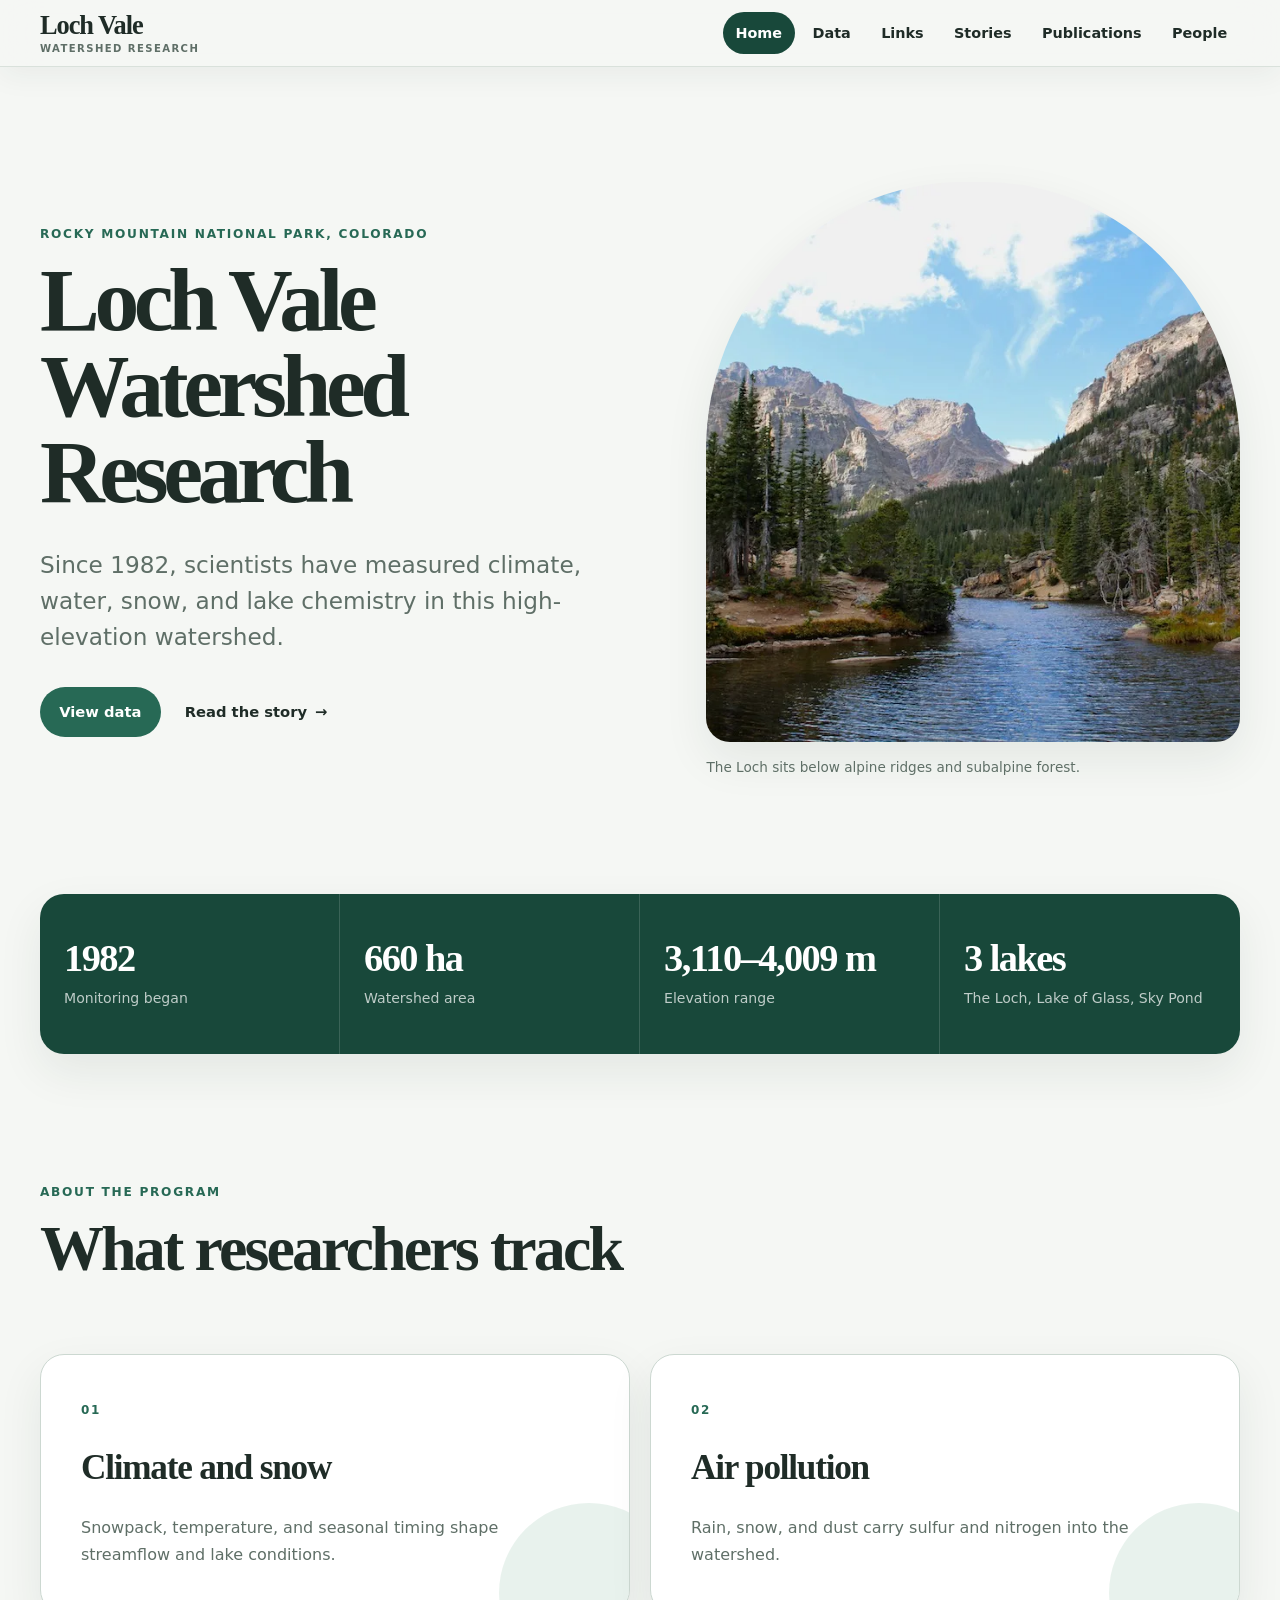
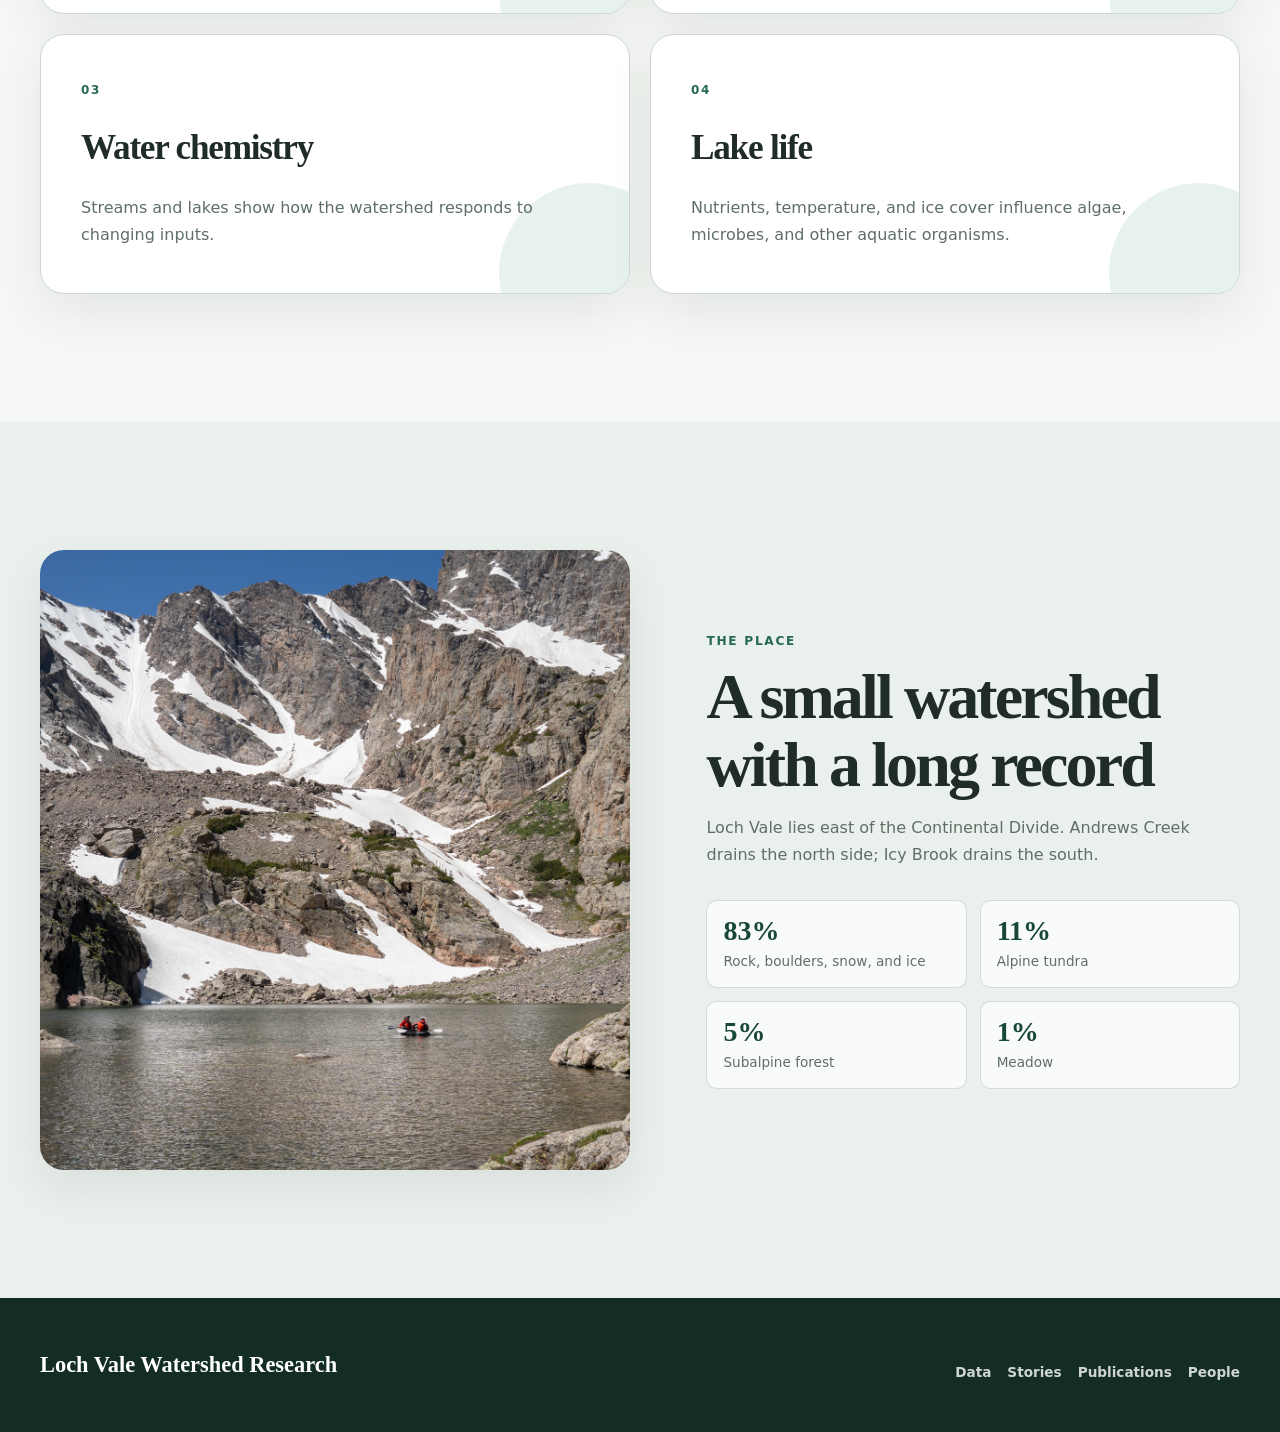
<file: index.html>
<!DOCTYPE html>
<html lang="en">
<head>
    <meta charset="UTF-8">
    <meta
        name="viewport"
        content="width=device-width, initial-scale=1.0"
    >

    <meta
        name="description"
        content="Loch Vale watershed research in Rocky Mountain National Park, Colorado."
    >

    <title>Loch Vale Watershed Research</title>

    <link rel="stylesheet" href="style.css">
</head>

<body>
    <header class="site-header">
        <nav class="site-nav" aria-label="Main navigation">
            <a class="site-logo" href="index.html">
                <span class="site-logo__primary">Loch Vale</span>
                <span class="site-logo__secondary">Watershed Research</span>
            </a>

            <div class="site-nav__links">
                <a class="nav-link nav-link--active" href="index.html">Home</a>
                <a class="nav-link" href="data.html">Data</a>
                <a class="nav-link" href="links.html">Links</a>
                <a class="nav-link" href="stories.html">Stories</a>
                <a class="nav-link" href="publications.html">Publications</a>
                <a class="nav-link" href="contact.html">People</a>
            </div>
        </nav>
    </header>

    <main>
        <section class="home-hero">
            <div class="home-hero__content">
                <p class="eyebrow">Rocky Mountain National Park, Colorado</p>

                <h1>Loch Vale Watershed Research</h1>

                <p class="home-hero__intro">
                    Since 1982, scientists have measured climate, water, snow,
                    and lake chemistry in this high-elevation watershed.
                </p>

                <div class="home-hero__actions">
                    <a class="button-link" href="data.html">View data</a>
                    <a class="text-link" href="stories.html">
                        Read the story
                        <span aria-hidden="true">→</span>
                    </a>
                </div>
            </div>

            <figure class="home-hero__media">
                <img
                    src="images/loch.png"
                    alt="Loch Vale surrounded by steep mountain terrain in Rocky Mountain National Park"
                >

                <figcaption>
                    The Loch sits below alpine ridges and subalpine forest.
                </figcaption>
            </figure>
        </section>

        <section class="home-stats" aria-label="Key facts about Loch Vale">
            <article class="home-stat">
                <span class="home-stat__value">1982</span>
                <span class="home-stat__label">Monitoring began</span>
            </article>

            <article class="home-stat">
                <span class="home-stat__value">660 ha</span>
                <span class="home-stat__label">Watershed area</span>
            </article>

            <article class="home-stat">
                <span class="home-stat__value">3,110–4,009 m</span>
                <span class="home-stat__label">Elevation range</span>
            </article>

            <article class="home-stat">
                <span class="home-stat__value">3 lakes</span>
                <span class="home-stat__label">The Loch, Lake of Glass, Sky Pond</span>
            </article>
        </section>

        <section class="home-section">
            <header class="section-heading home-section__heading">
                <p class="eyebrow">About the program</p>
                <h2>What researchers track</h2>
            </header>

            <div class="topic-card-grid">
                <article class="topic-card">
                    <span class="topic-card__number">01</span>
                    <h3>Climate and snow</h3>
                    <p>
                        Snowpack, temperature, and seasonal timing shape streamflow
                        and lake conditions.
                    </p>
                </article>

                <article class="topic-card">
                    <span class="topic-card__number">02</span>
                    <h3>Air pollution</h3>
                    <p>
                        Rain, snow, and dust carry sulfur and nitrogen into the
                        watershed.
                    </p>
                </article>

                <article class="topic-card">
                    <span class="topic-card__number">03</span>
                    <h3>Water chemistry</h3>
                    <p>
                        Streams and lakes show how the watershed responds to
                        changing inputs.
                    </p>
                </article>

                <article class="topic-card">
                    <span class="topic-card__number">04</span>
                    <h3>Lake life</h3>
                    <p>
                        Nutrients, temperature, and ice cover influence algae,
                        microbes, and other aquatic organisms.
                    </p>
                </article>
            </div>
        </section>

        <section class="home-section home-section--landscape">
            <div class="landscape-feature">
                <figure class="landscape-feature__media">
                    <img
                        src="images/rocks.jpg"
                        alt="Exposed rock and alpine terrain in the Loch Vale watershed"
                    >
                </figure>

                <div class="landscape-feature__content">
                    <p class="eyebrow">The place</p>
                    <h2>A small watershed with a long record</h2>

                    <p>
                        Loch Vale lies east of the Continental Divide. Andrews
                        Creek drains the north side; Icy Brook drains the south.
                    </p>

                    <dl class="land-cover-list">
                        <div>
                            <dt>83%</dt>
                            <dd>Rock, boulders, snow, and ice</dd>
                        </div>

                        <div>
                            <dt>11%</dt>
                            <dd>Alpine tundra</dd>
                        </div>

                        <div>
                            <dt>5%</dt>
                            <dd>Subalpine forest</dd>
                        </div>

                        <div>
                            <dt>1%</dt>
                            <dd>Meadow</dd>
                        </div>
                    </dl>
                </div>
            </div>
        </section>
    </main>

    <footer class="site-footer">
        <div class="site-footer__inner">
            <div>
                <p class="site-footer__title">Loch Vale Watershed Research</p>
            </div>

            <div class="site-footer__links">
                <a href="data.html">Data</a>
                <a href="stories.html">Stories</a>
                <a href="publications.html">Publications</a>
                <a href="contact.html">People</a>
            </div>
        </div>
    </footer>
</body>
</html>
</file>
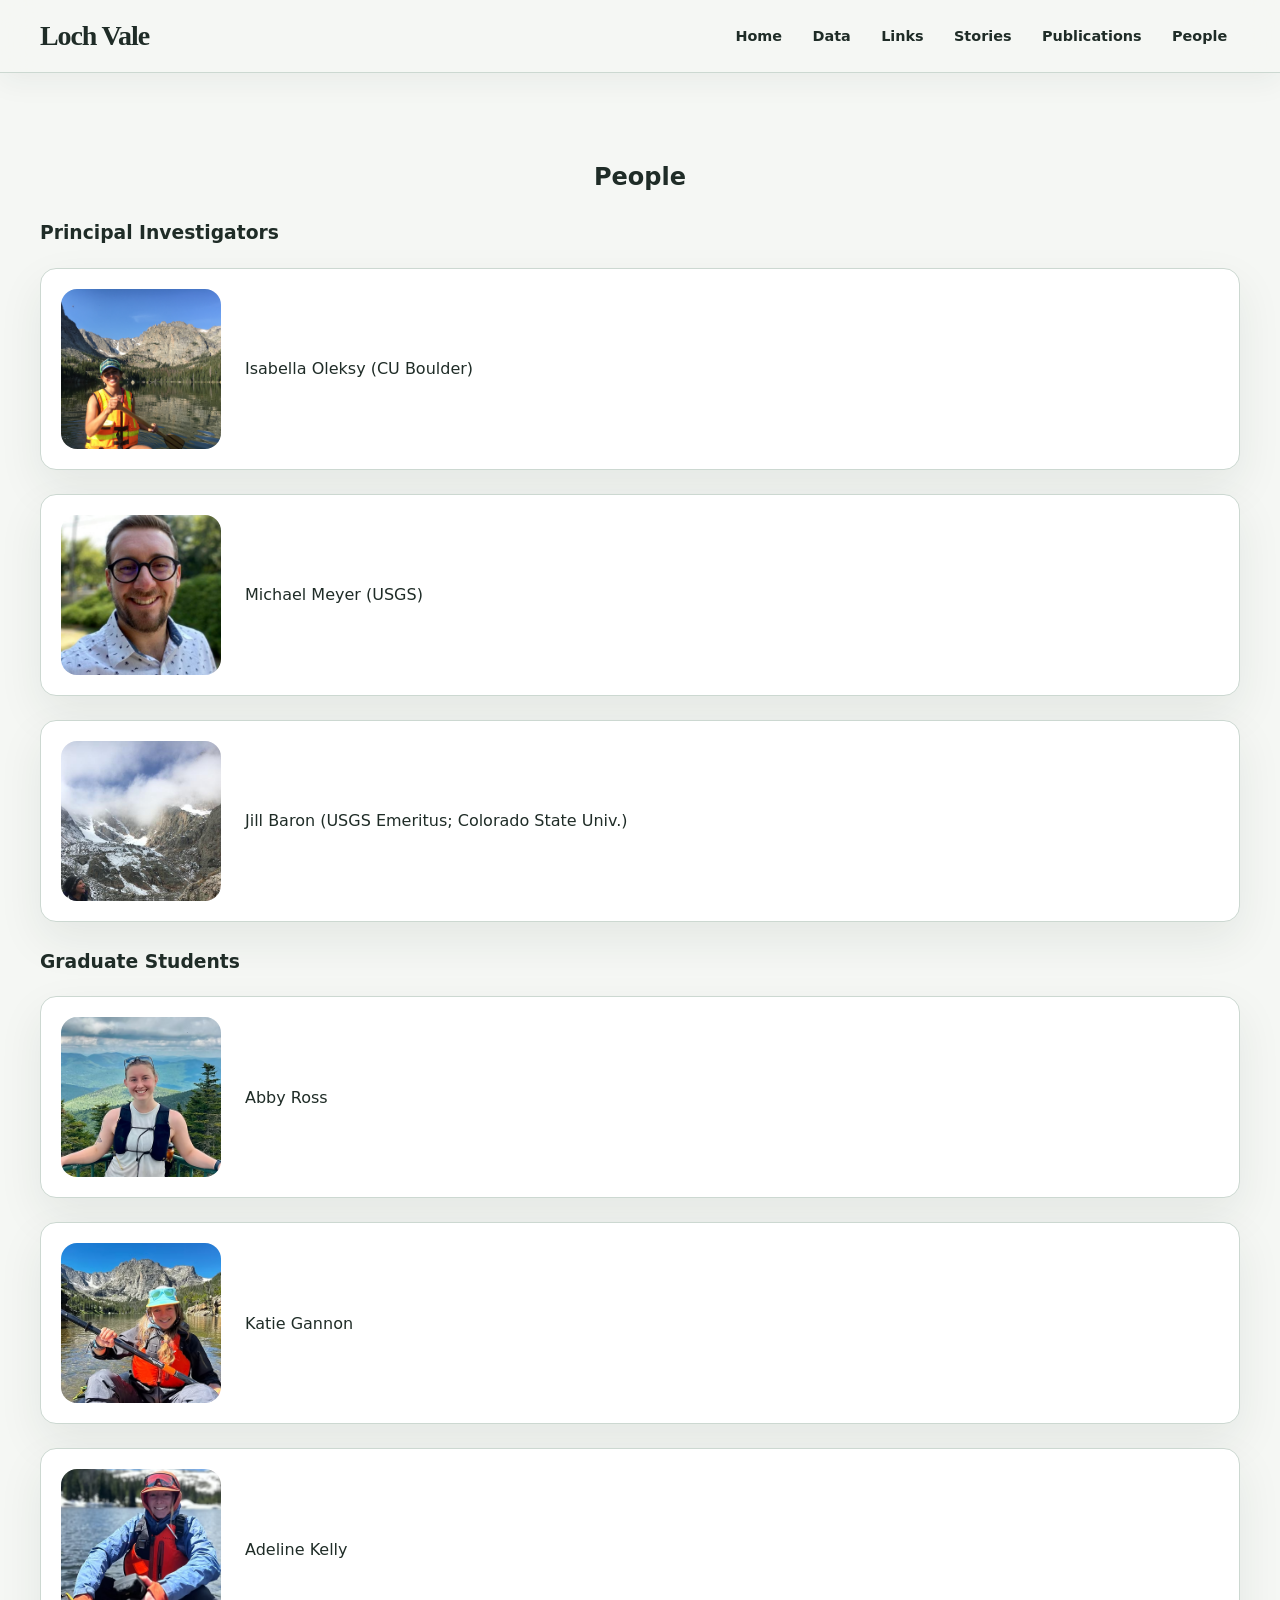
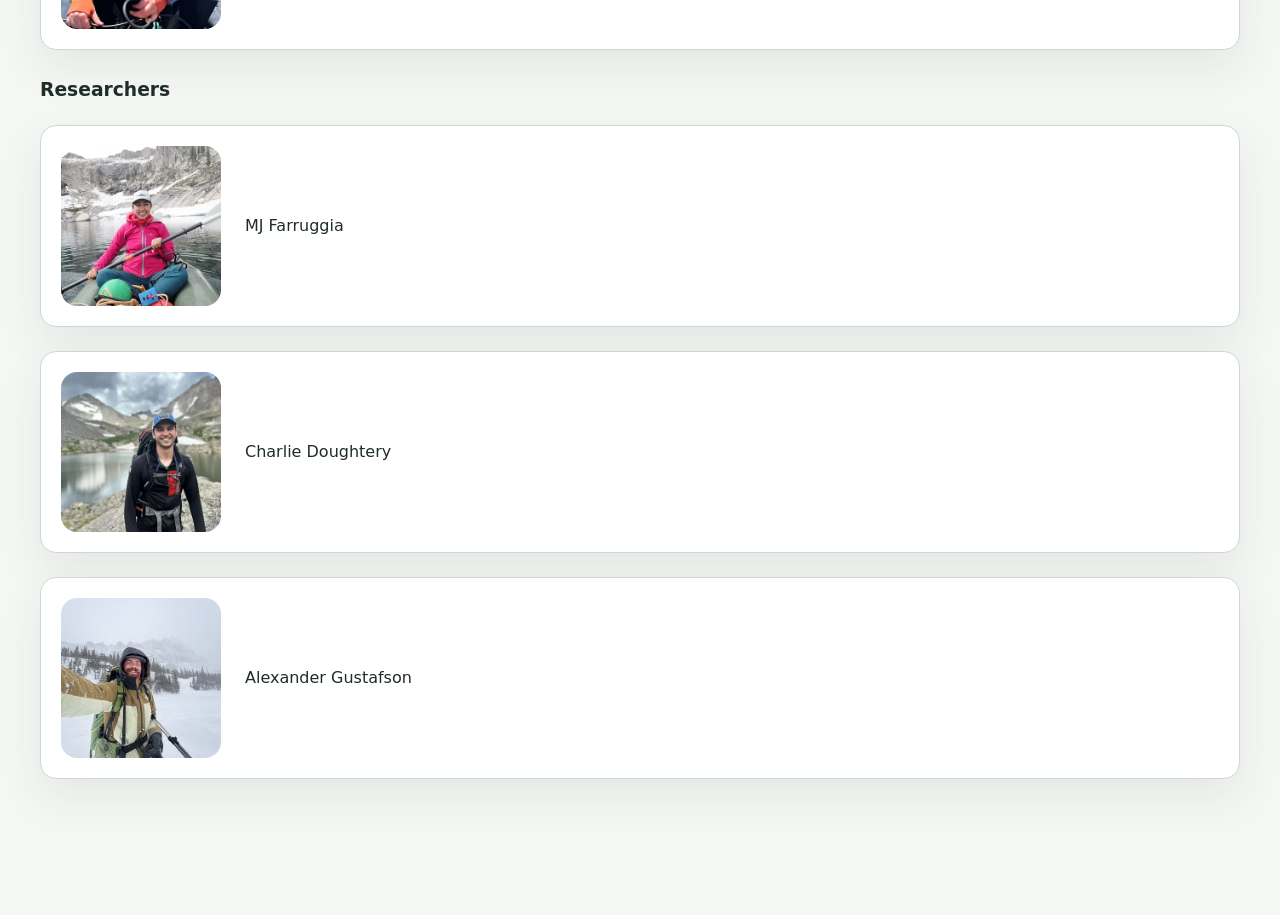
<file: contact.html>
<!DOCTYPE html>
<html lang="en">
<head>
    <meta charset="UTF-8">
    <meta name="viewport" content="width=device-width, initial-scale=1.0">
    <title>Contact</title>
    <link rel="stylesheet" href="style.css">
</head>
<body>
    <!-- Navbar -->
    <div class="navbar-container">
        <div class="navbar left">
            <h1 class="logo">Loch Vale</h1>
        </div>

        <div class="navbar right">
            <a class="nav-link" href="index.html">Home</a>
            <a class="nav-link" href="data.html">Data</a>
            <a class="nav-link" href="links.html">Links</a>
            <a class="nav-link" href="stories.html">Stories</a>
            <a class="nav-link" href="publications.html">Publications</a>
            <a class="nav-link" href="contact.html">People</a>
        </div>
    </div>
    <!-- Navbar End -->

    <div class="page-container">

        <h2 style="text-align: center;">People</h2>

        <h3>Principal Investigators</h3>
        <div id="pi"></div>

        <script>
        fetch("./data/pi.json")
        .then(response => response.json())
        .then(publications => {
            const container = document.getElementById("pi");
            publications.forEach(p => {
            container.innerHTML += `
                <div class="contact-container">
                    <img class="contact-img" src="${p.pic_name}" alt="${p.name}">
                    <p class="contact-name">${p.name}</p>
                </div>
            `;
            });
        });
        </script>


        <h3>Graduate Students</h3>
        <div id="grad-students"></div>

        <script>
        fetch("./data/grad-students.json")
        .then(response => response.json())
        .then(publications => {
            const container = document.getElementById("grad-students");
            publications.forEach(g => {
            container.innerHTML += `
                <div class="contact-container">
                    <img class="contact-img" src="${g.pic_name}" alt="${g.name}">
                    <p class="contact-name">${g.name}</p>
                </div>
            `;
            });
        });
        </script>

        <h3>Researchers</h3>
        <div id="researchers"></div>

        <script>
        fetch("./data/researchers.json")
        .then(response => response.json())
        .then(publications => {
            const container = document.getElementById("researchers");
            publications.forEach(r => {
            container.innerHTML += `
                <div class="contact-container">
                    <img class="contact-img" src="${r.pic_name}" alt="${r.name}">
                    <p class="contact-name">${r.name}</p>
                </div>
            `;
            });
        });
        </script>
    </div>

</body>
</html>
</file>
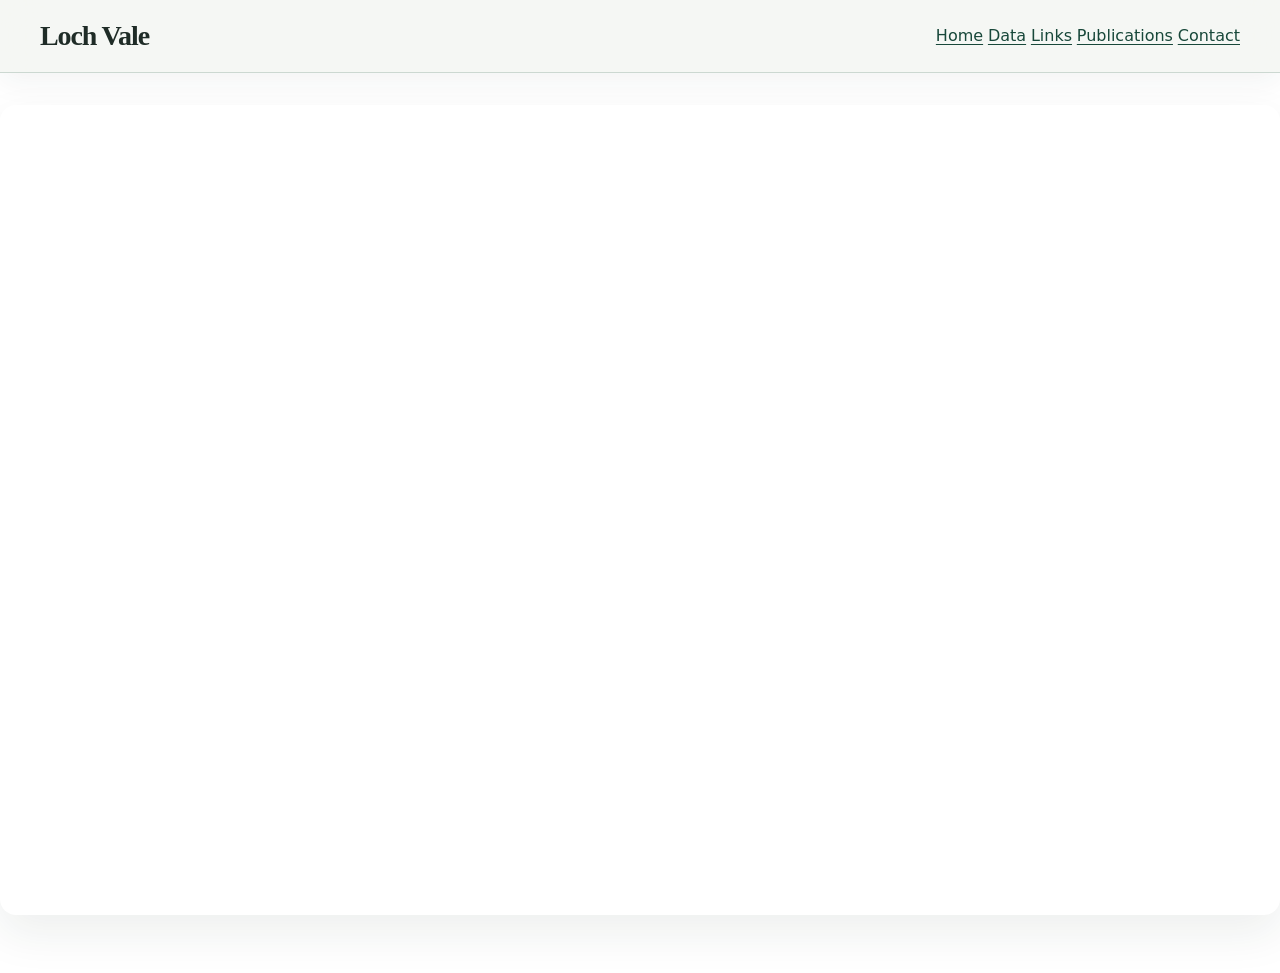
<file: data.html>
<!DOCTYPE html>
<html lang="en">
<head>
    <meta charset="UTF-8">
    <meta name="viewport" content="width=device-width, initial-scale=1.0">
    <title>Data Dashboard</title>
    <link rel="stylesheet" href="style.css">
</head>
<body>

    <!-- Navbar -->
    <div class="navbar-container">
        <div class="navbar left">
            <h1 class="logo">Loch Vale</h1>
        </div>

        <div class="navbar right">
            <a href="index.html">Home</a>
            <a href="data.html">Data</a>
            <a href="links.html">Links</a>
            <a href="publications.html">Publications</a>
            <a href="contact.html">Contact</a>
        </div>
    </div>
    <!-- Navbar End -->


    <div id="datapage-container" style="height: 100vh; background-color: white;">
        <iframe
            src="https://lochvale.shinyapps.io/shiny/" 
            width="100%"
            height="90%"
            style="border: none;"
            id="iframe"
        ></iframe>
    </div>

</body>
</html>
</file>
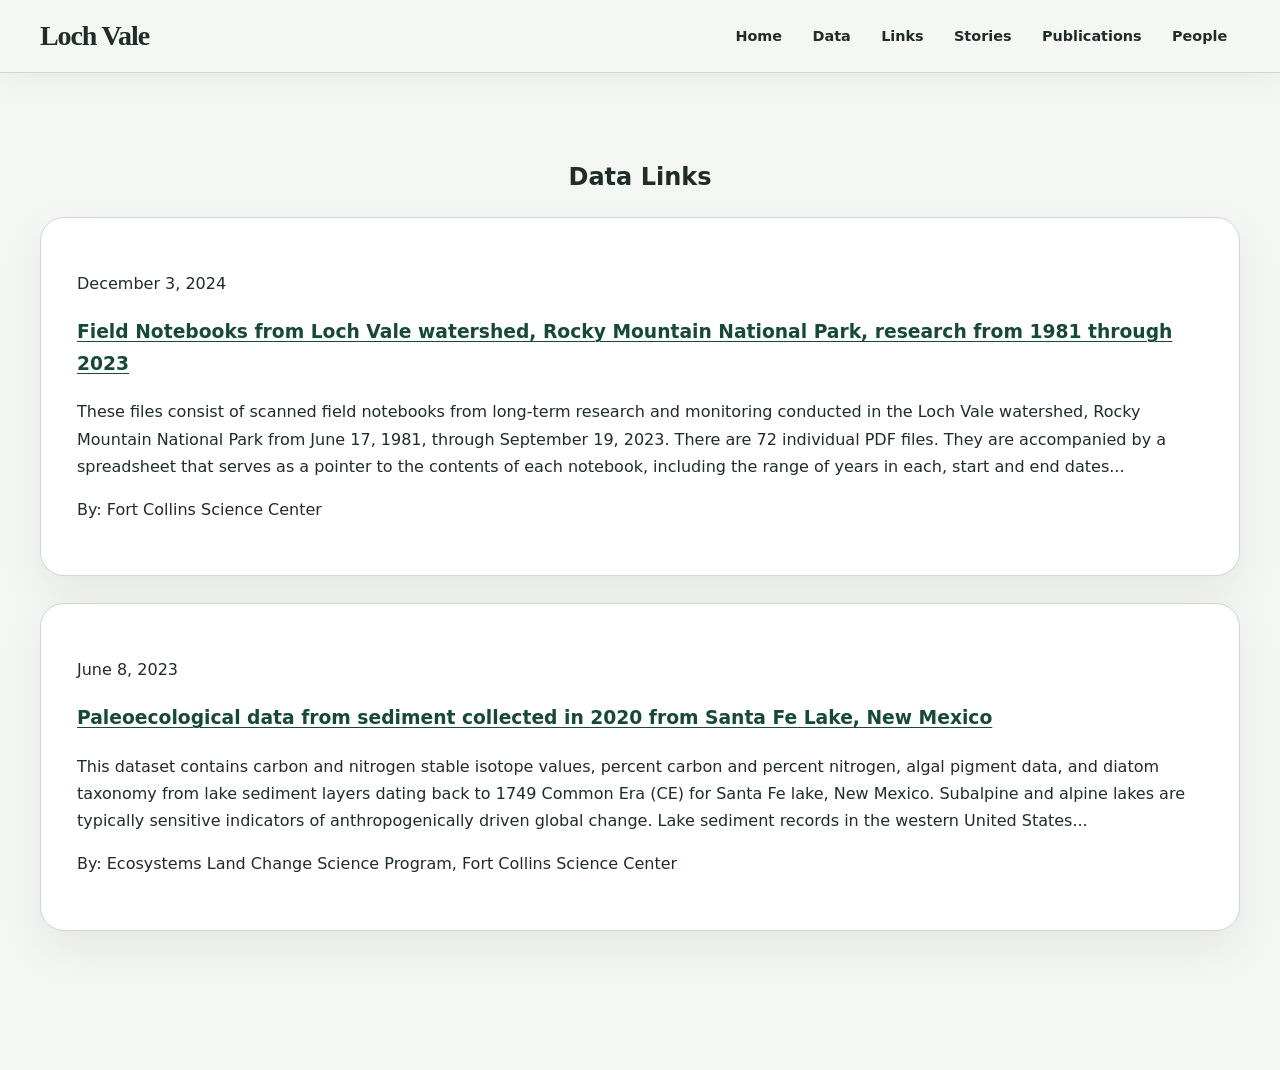
<file: links.html>
<!DOCTYPE html>
<html lang="en">
<head>
    <meta charset="UTF-8">
    <meta name="viewport" content="width=device-width, initial-scale=1.0">
    <title>Related Links</title>
    <link rel="stylesheet" href="style.css">
</head>
<body>

    <div class="navbar-container">
        <div class="navbar left">
            <h1 class="logo">Loch Vale</h1>
        </div>

        <div class="navbar right">
            <a class="nav-link" href="index.html">Home</a>
            <a class="nav-link" href="data.html">Data</a>
            <a class="nav-link" href="links.html">Links</a>
            <a class="nav-link" href="stories.html">Stories</a>
            <a class="nav-link" href="publications.html">Publications</a>
            <a class="nav-link" href="contact.html">People</a>
        </div>
    </div>
    <!-- Navbar End -->

<!DOCTYPE html>
<html lang="en">
<head>
    <meta charset="UTF-8">
    <meta name="viewport" content="width=device-width, initial-scale=1.0">
    <title>Data Links</title>
    <link rel="stylesheet" href="style.css">
</head>
<body>
    <div class="page-container">

        <h2 style="text-align: center;">Data Links</h2>

        <div id="data"></div>

        <script>
        fetch("./data/data.json")
        .then(response => response.json())
        .then(publications => {
            const container = document.getElementById("data");
            publications.forEach(pub => {
            container.innerHTML += `
                <div class="publication-card">
                <p>${pub.date}</p>
                <a href="${pub.link}" class="data-title"><h3>${pub.title}</h3></a>
                <p>${pub.body}</p>
                <p>By: ${pub.by}</p>
                </div>
                <br>
            `;
            });
        });
        </script>
    </div>
</body>
</html>

</body>
</html>
</file>
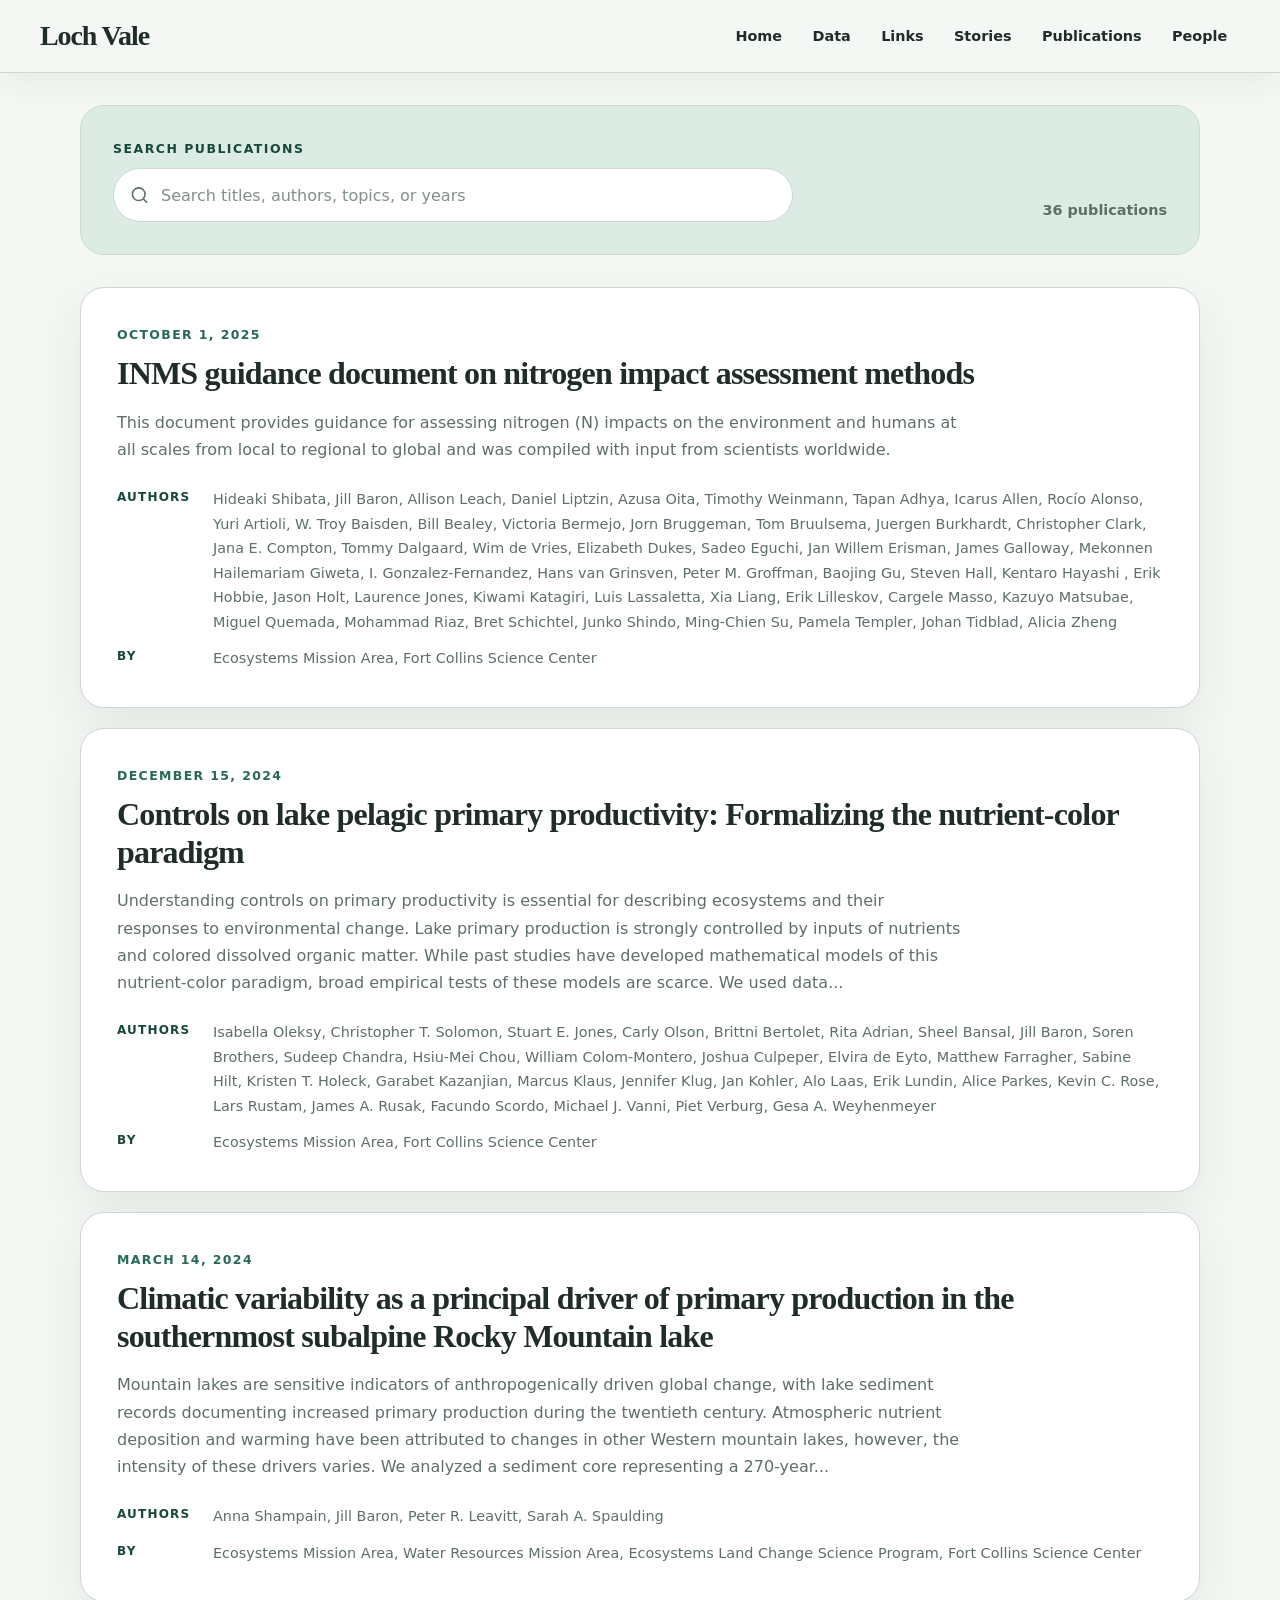
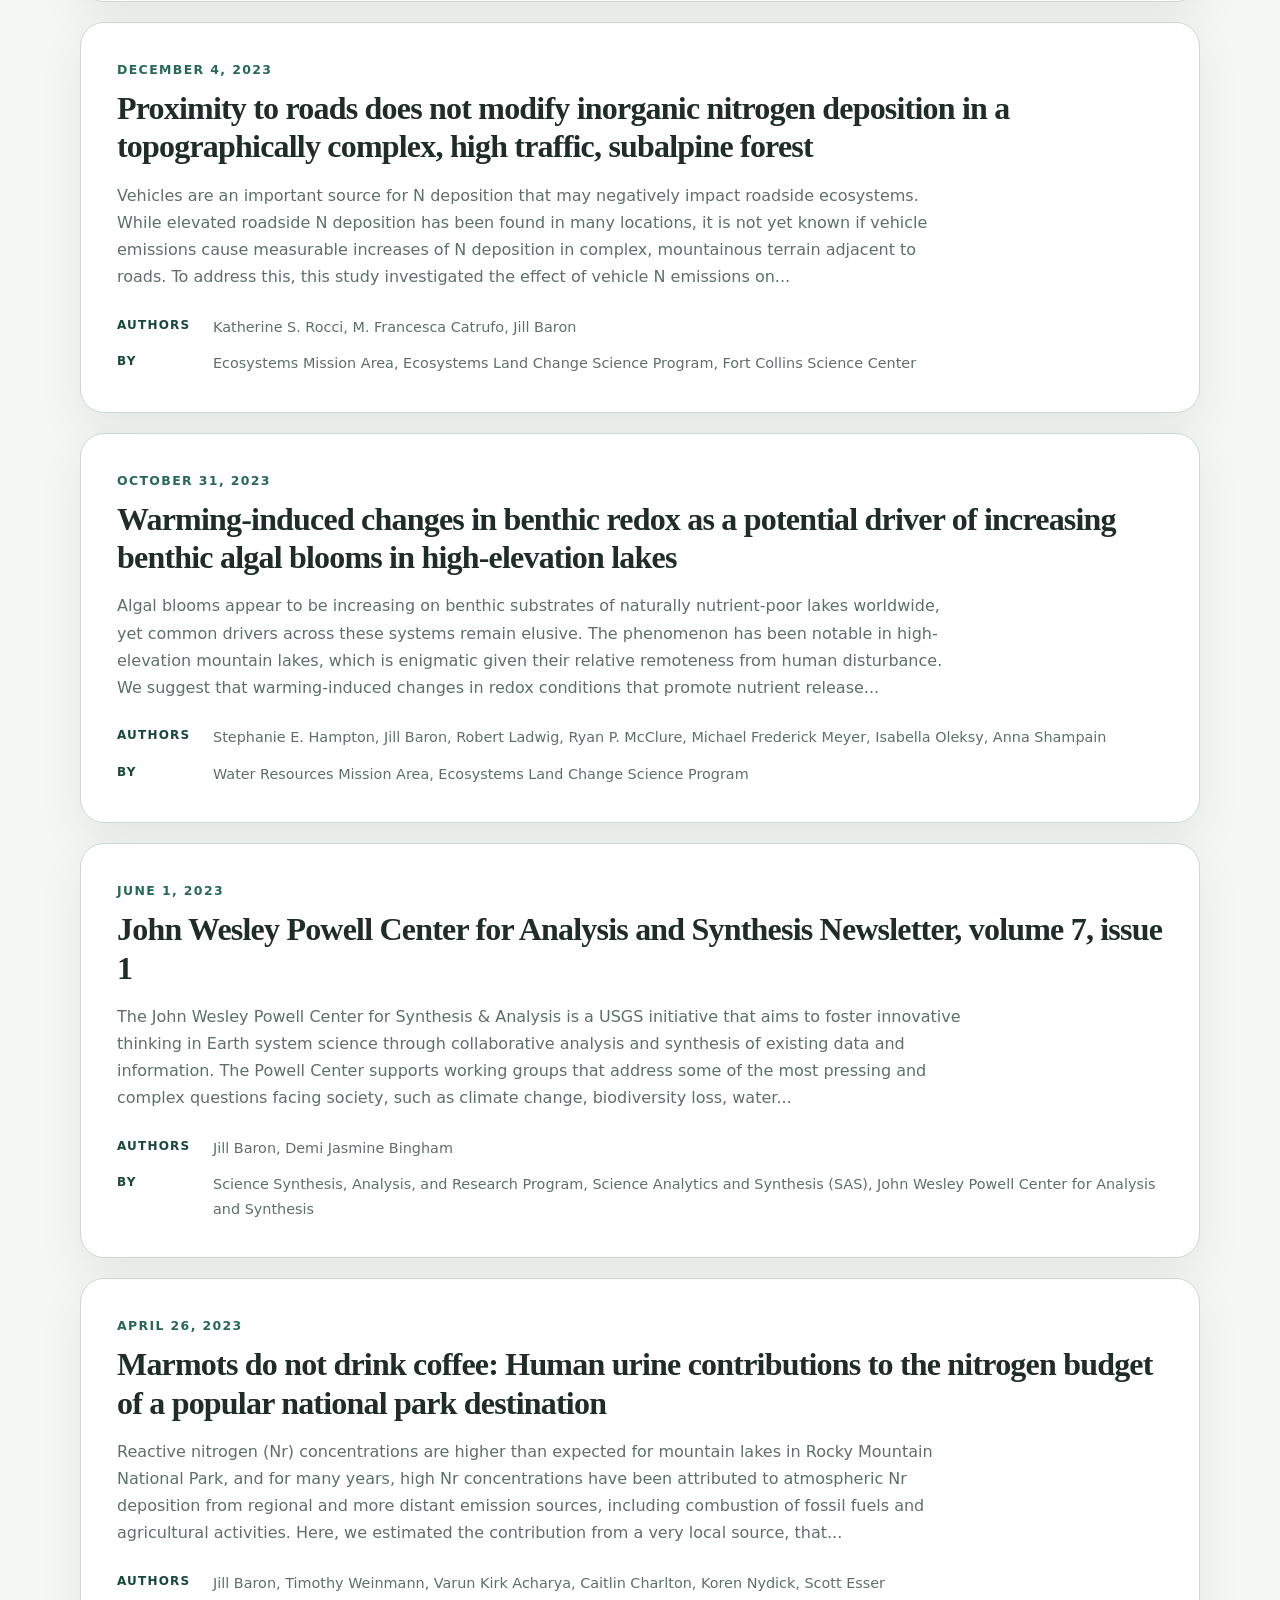
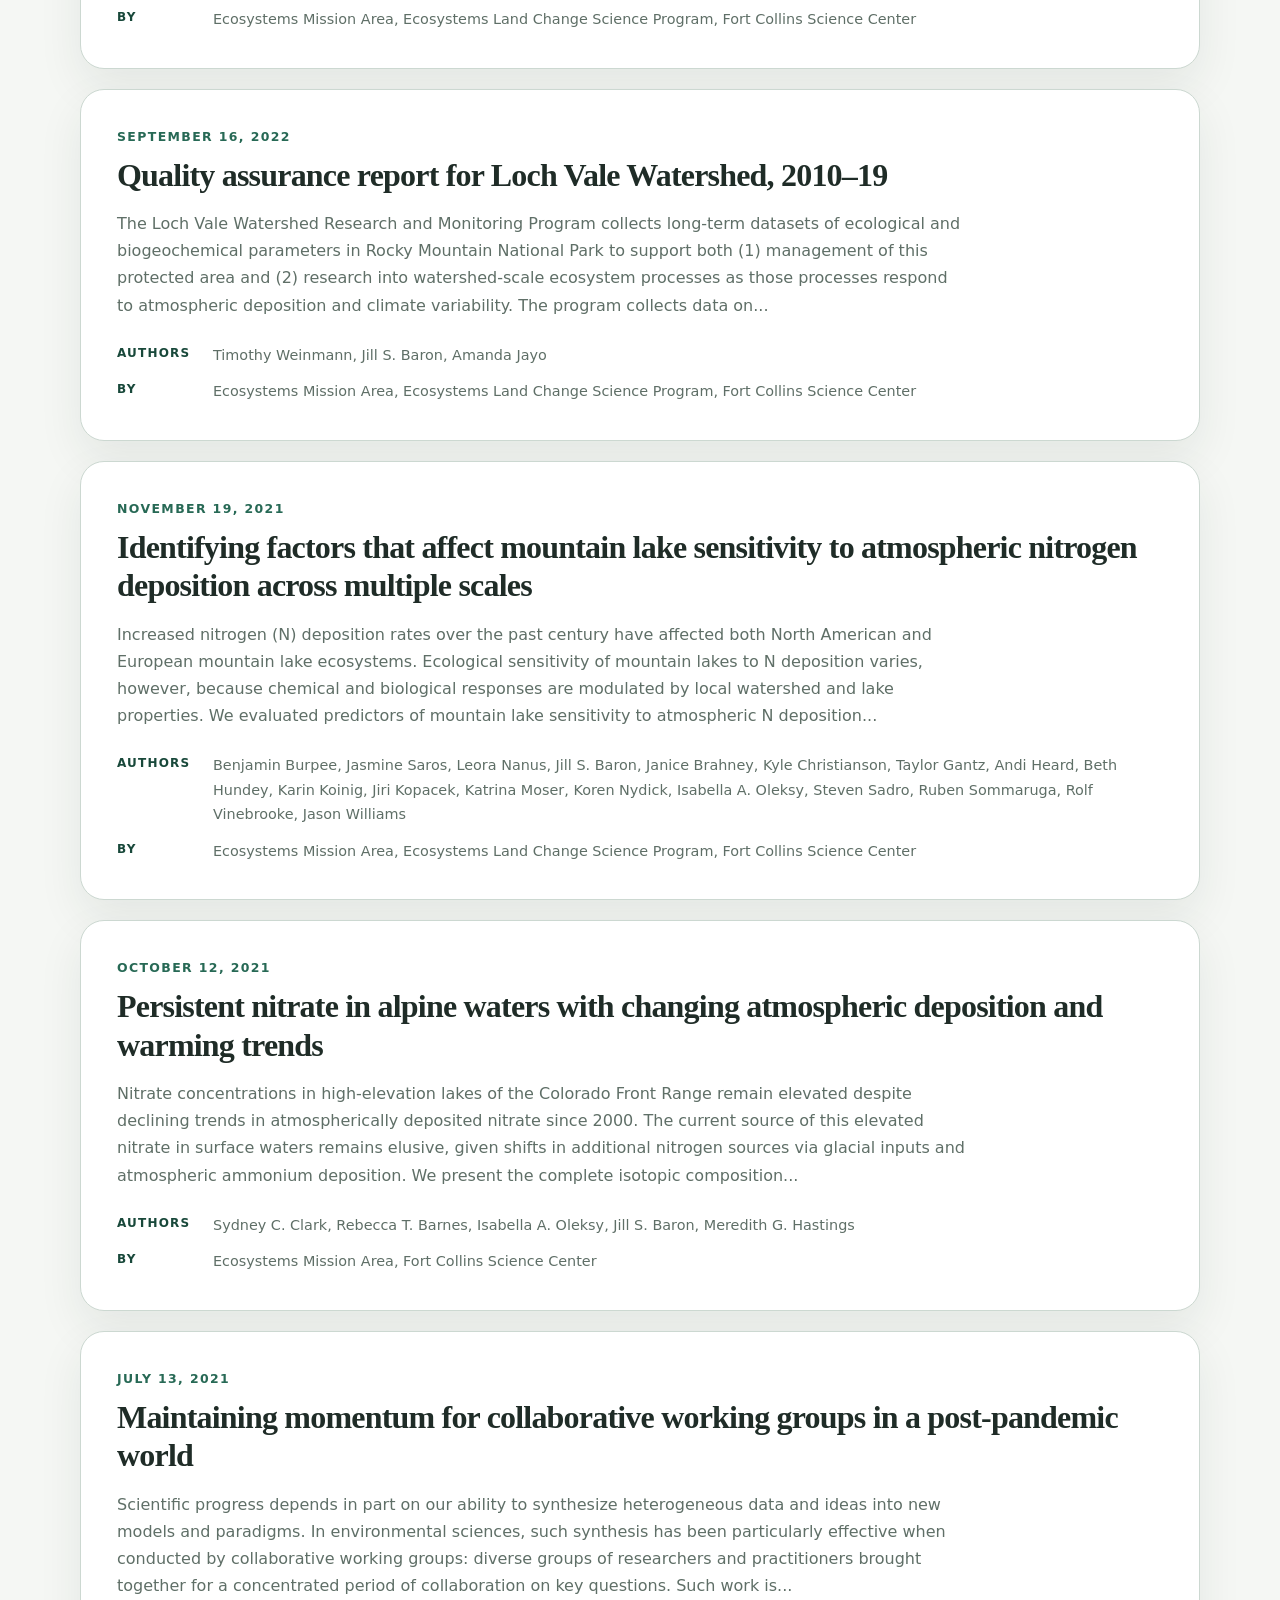
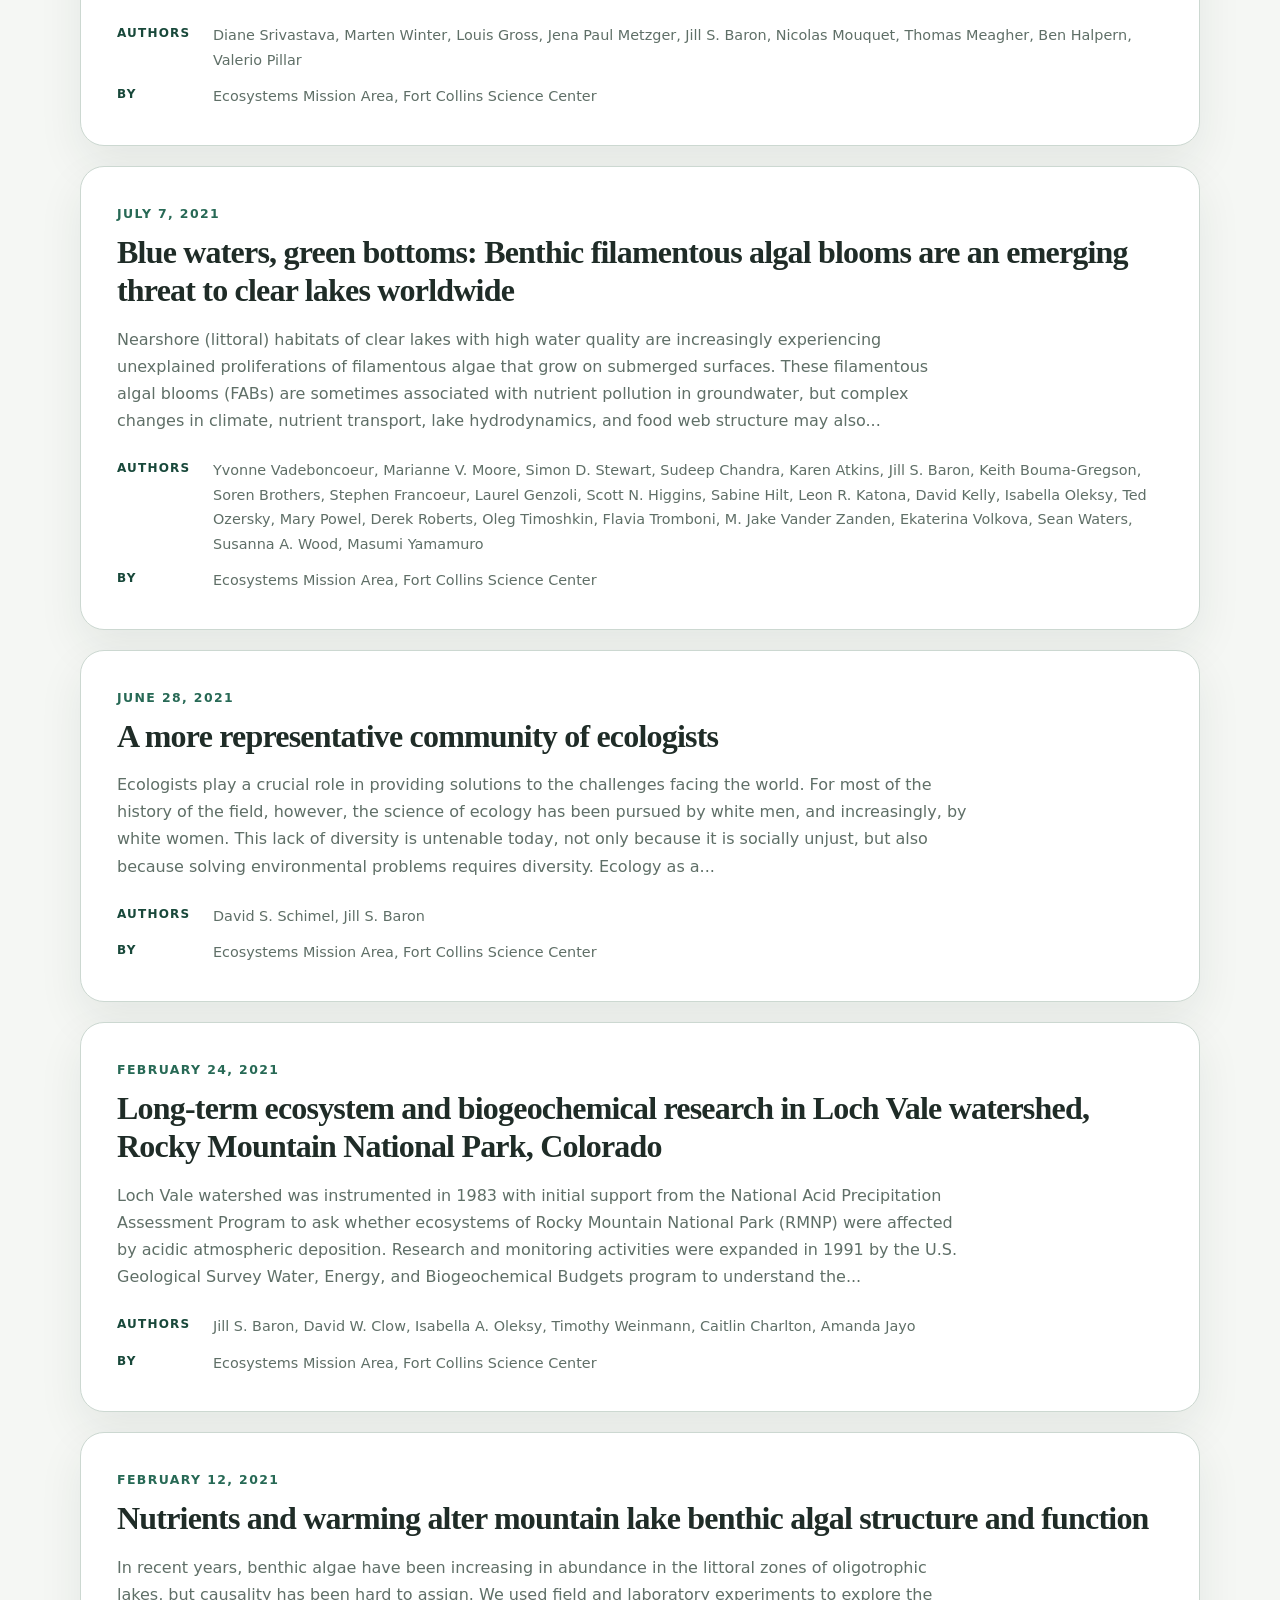
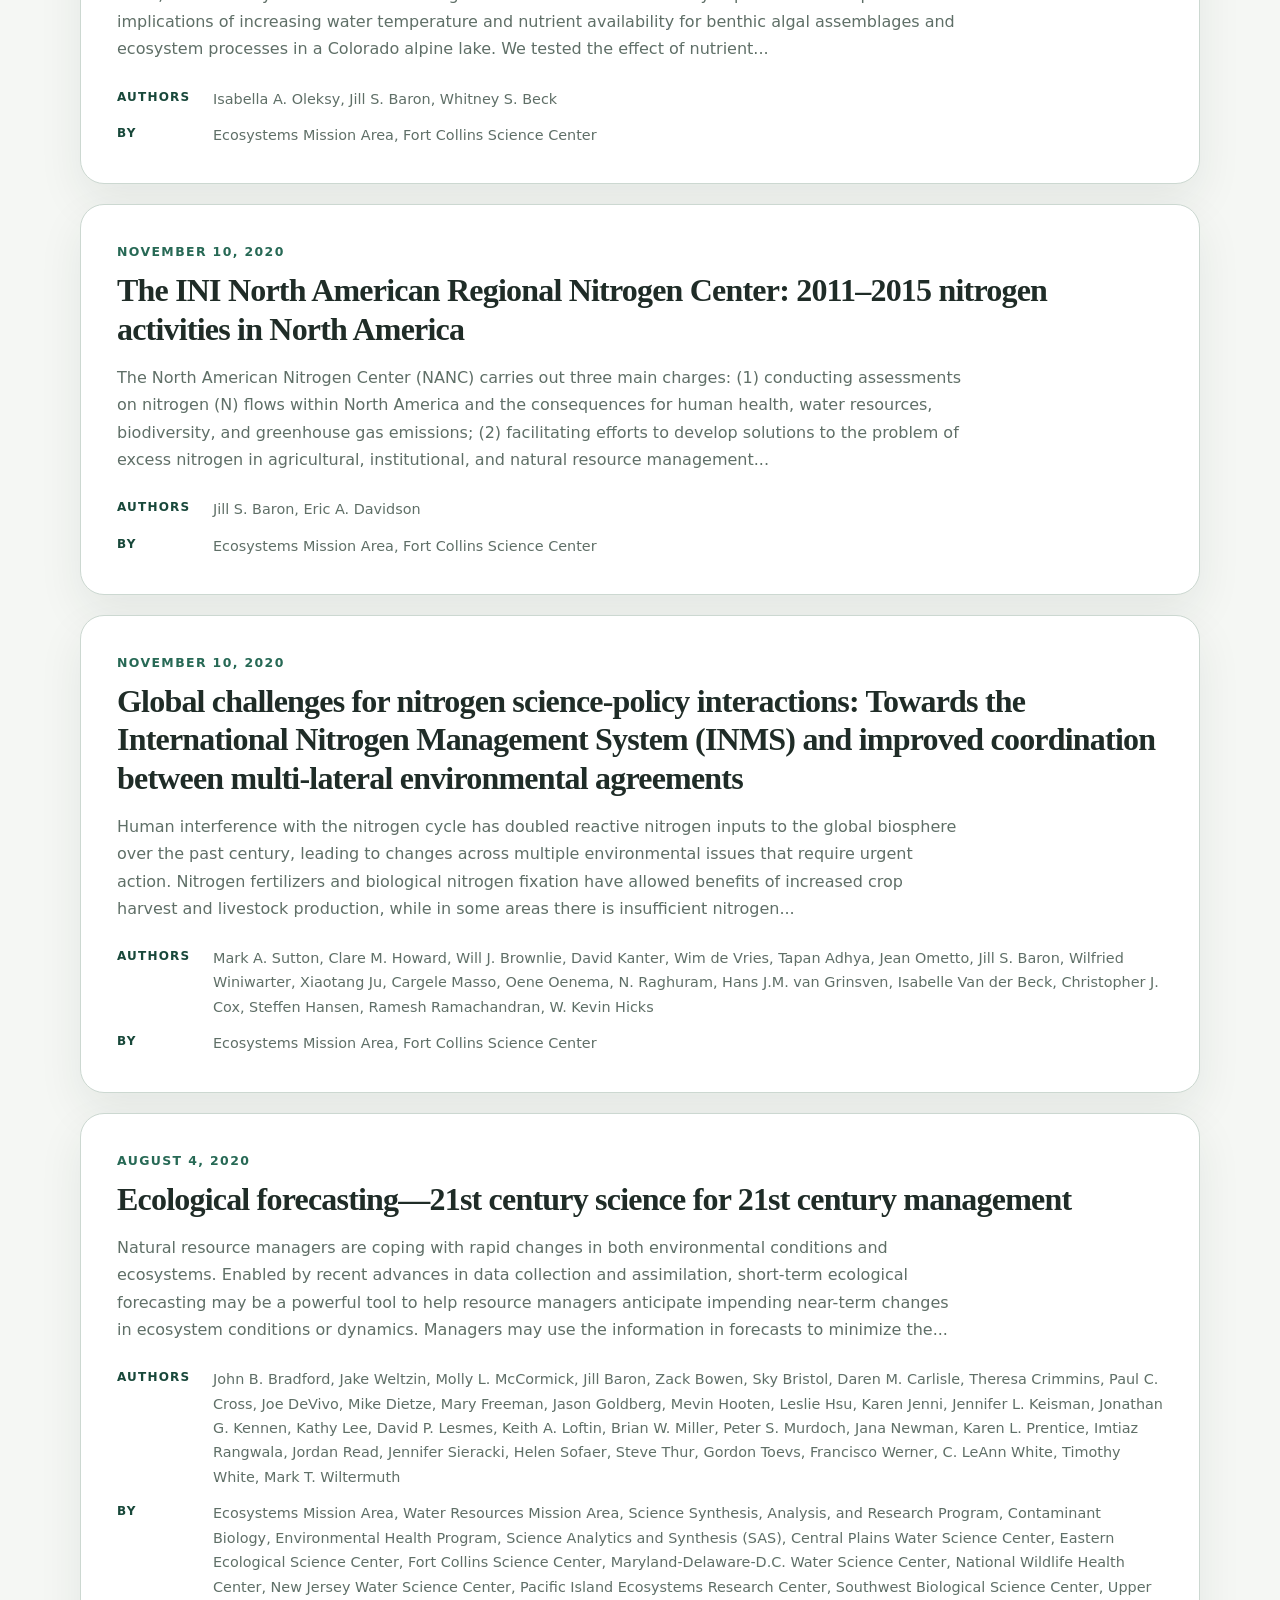
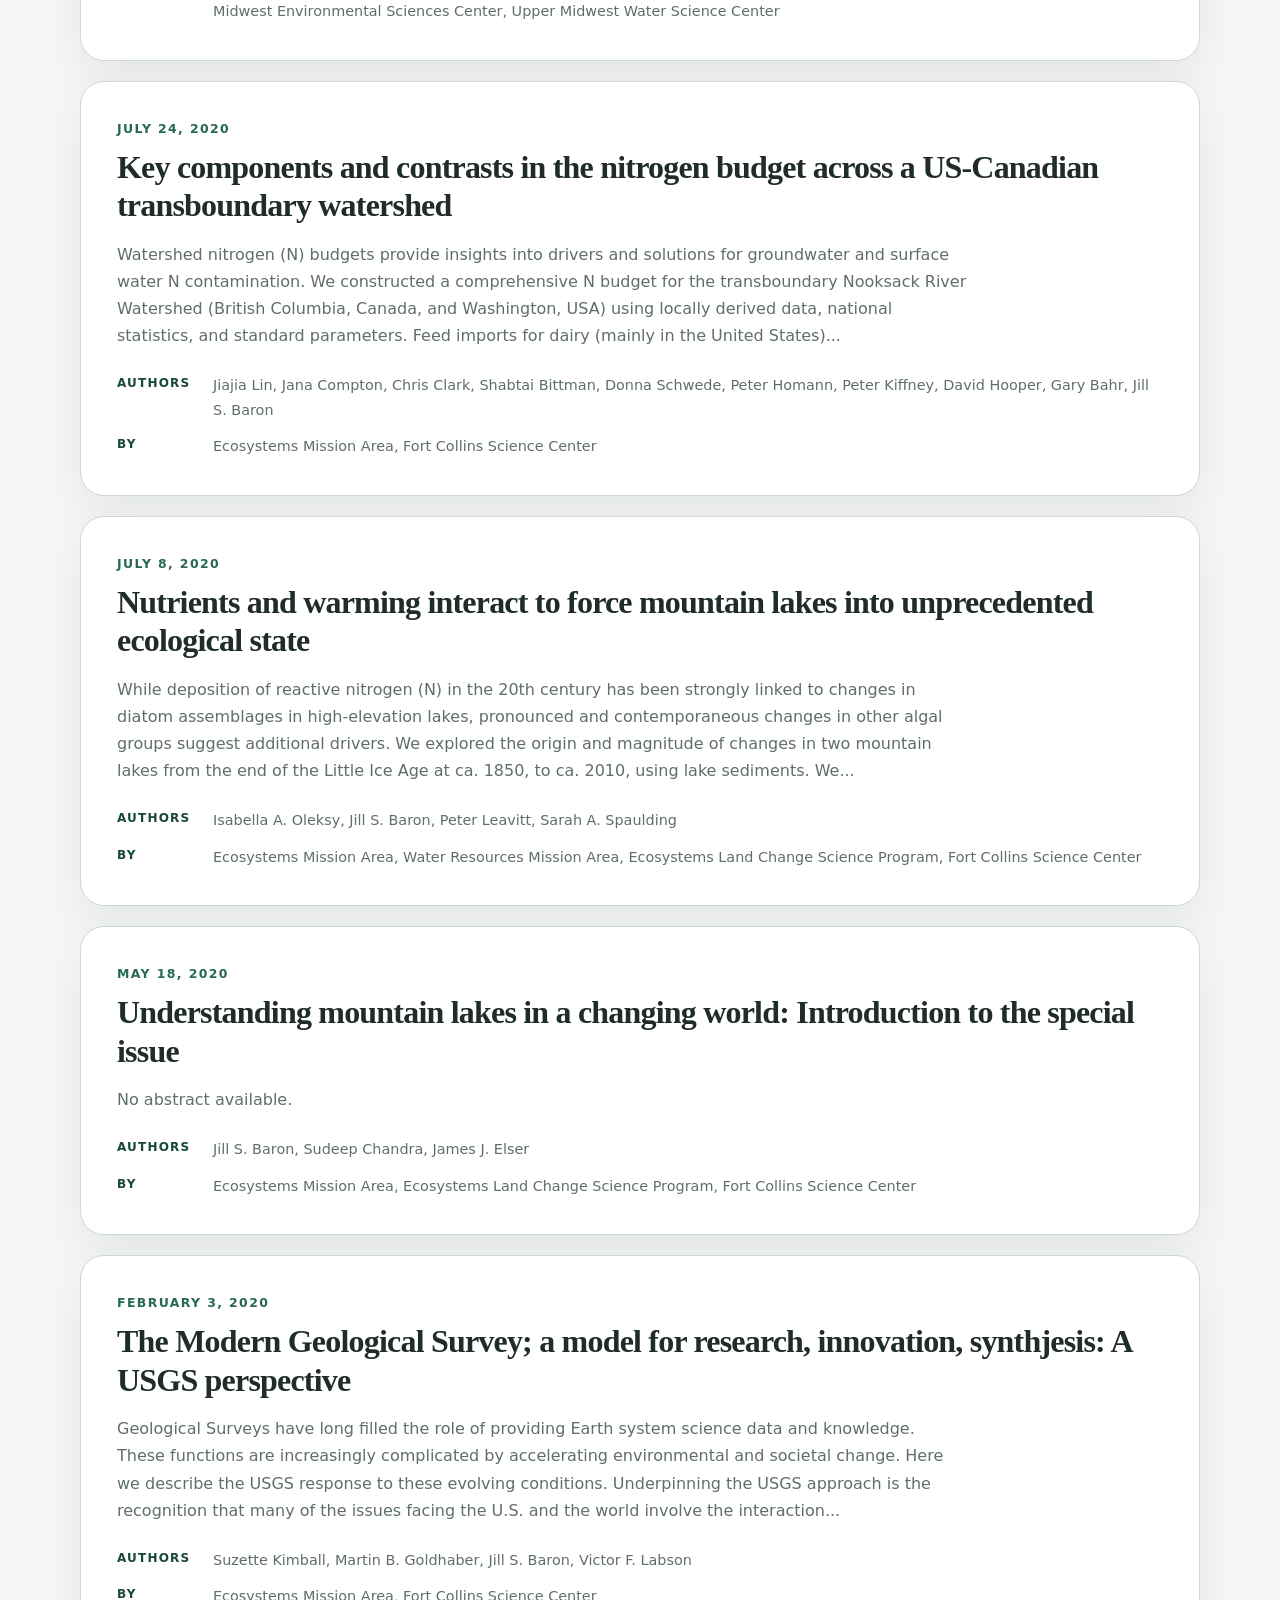
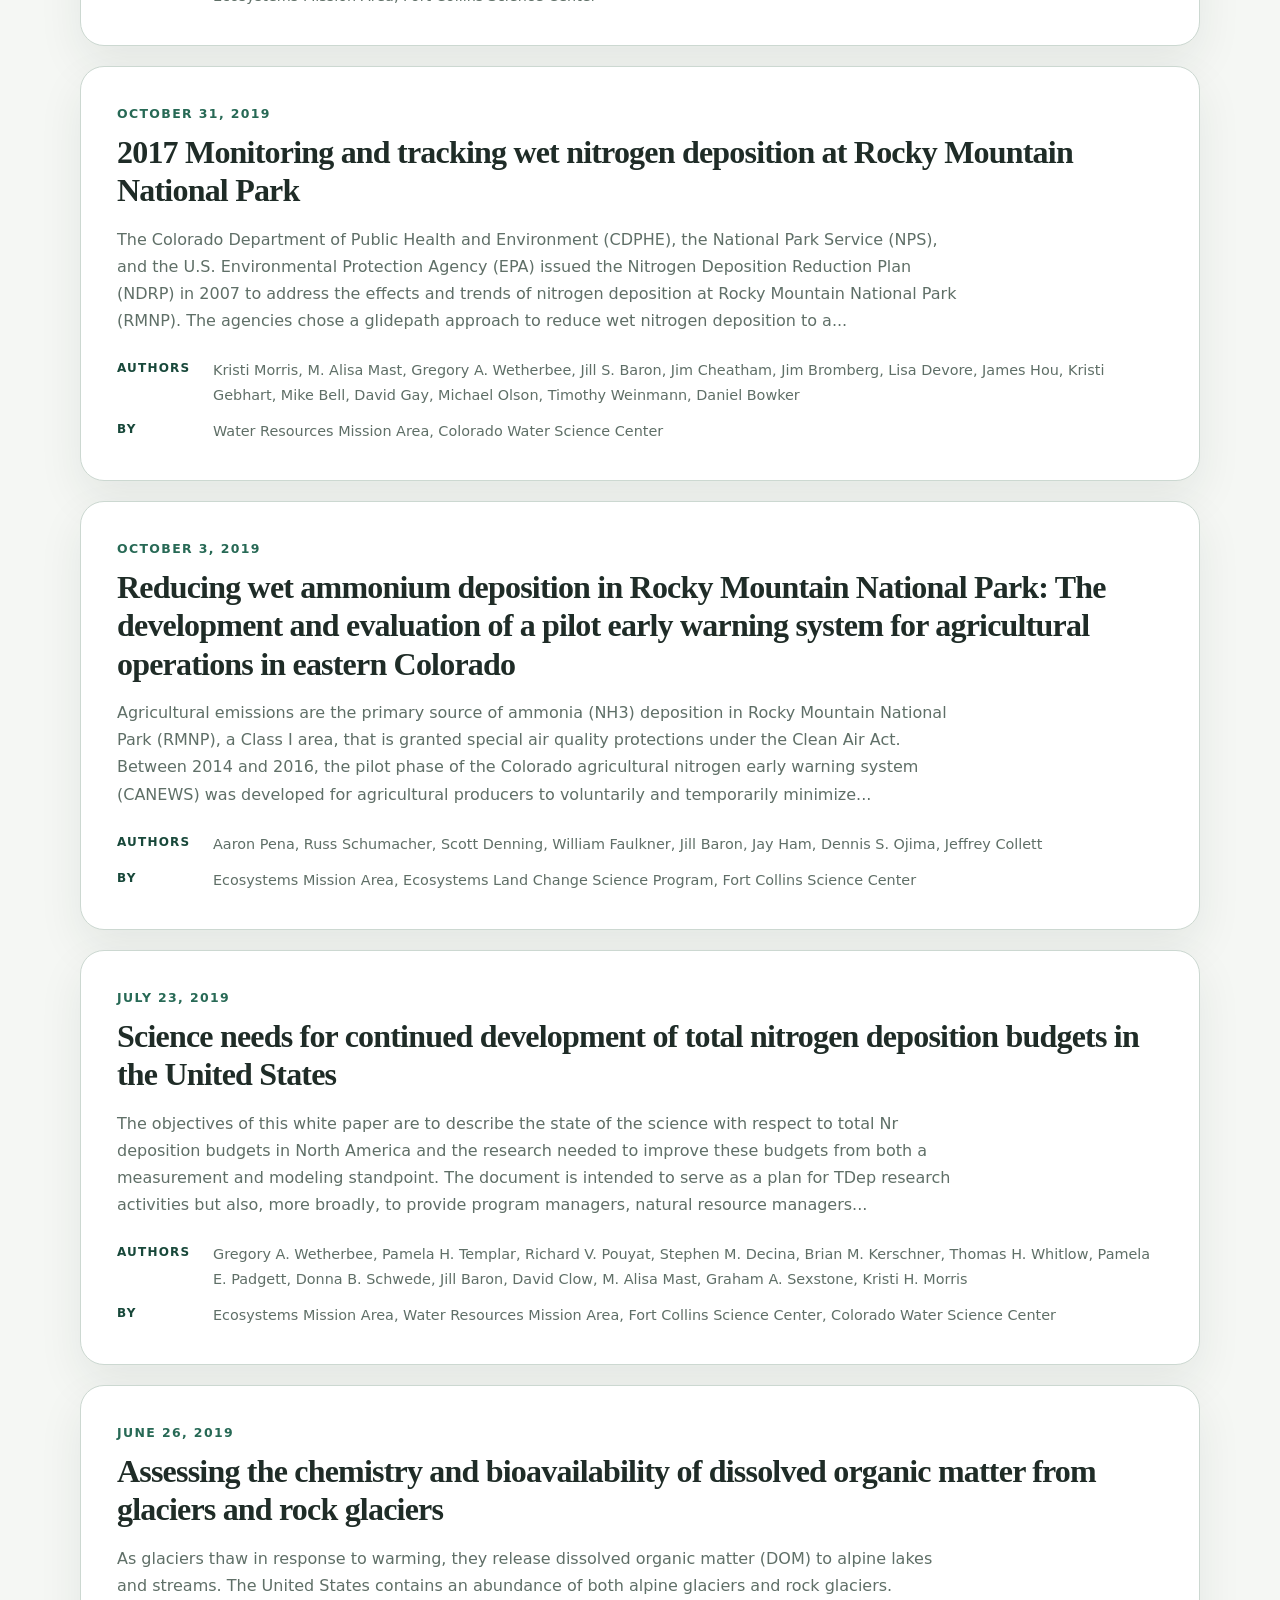
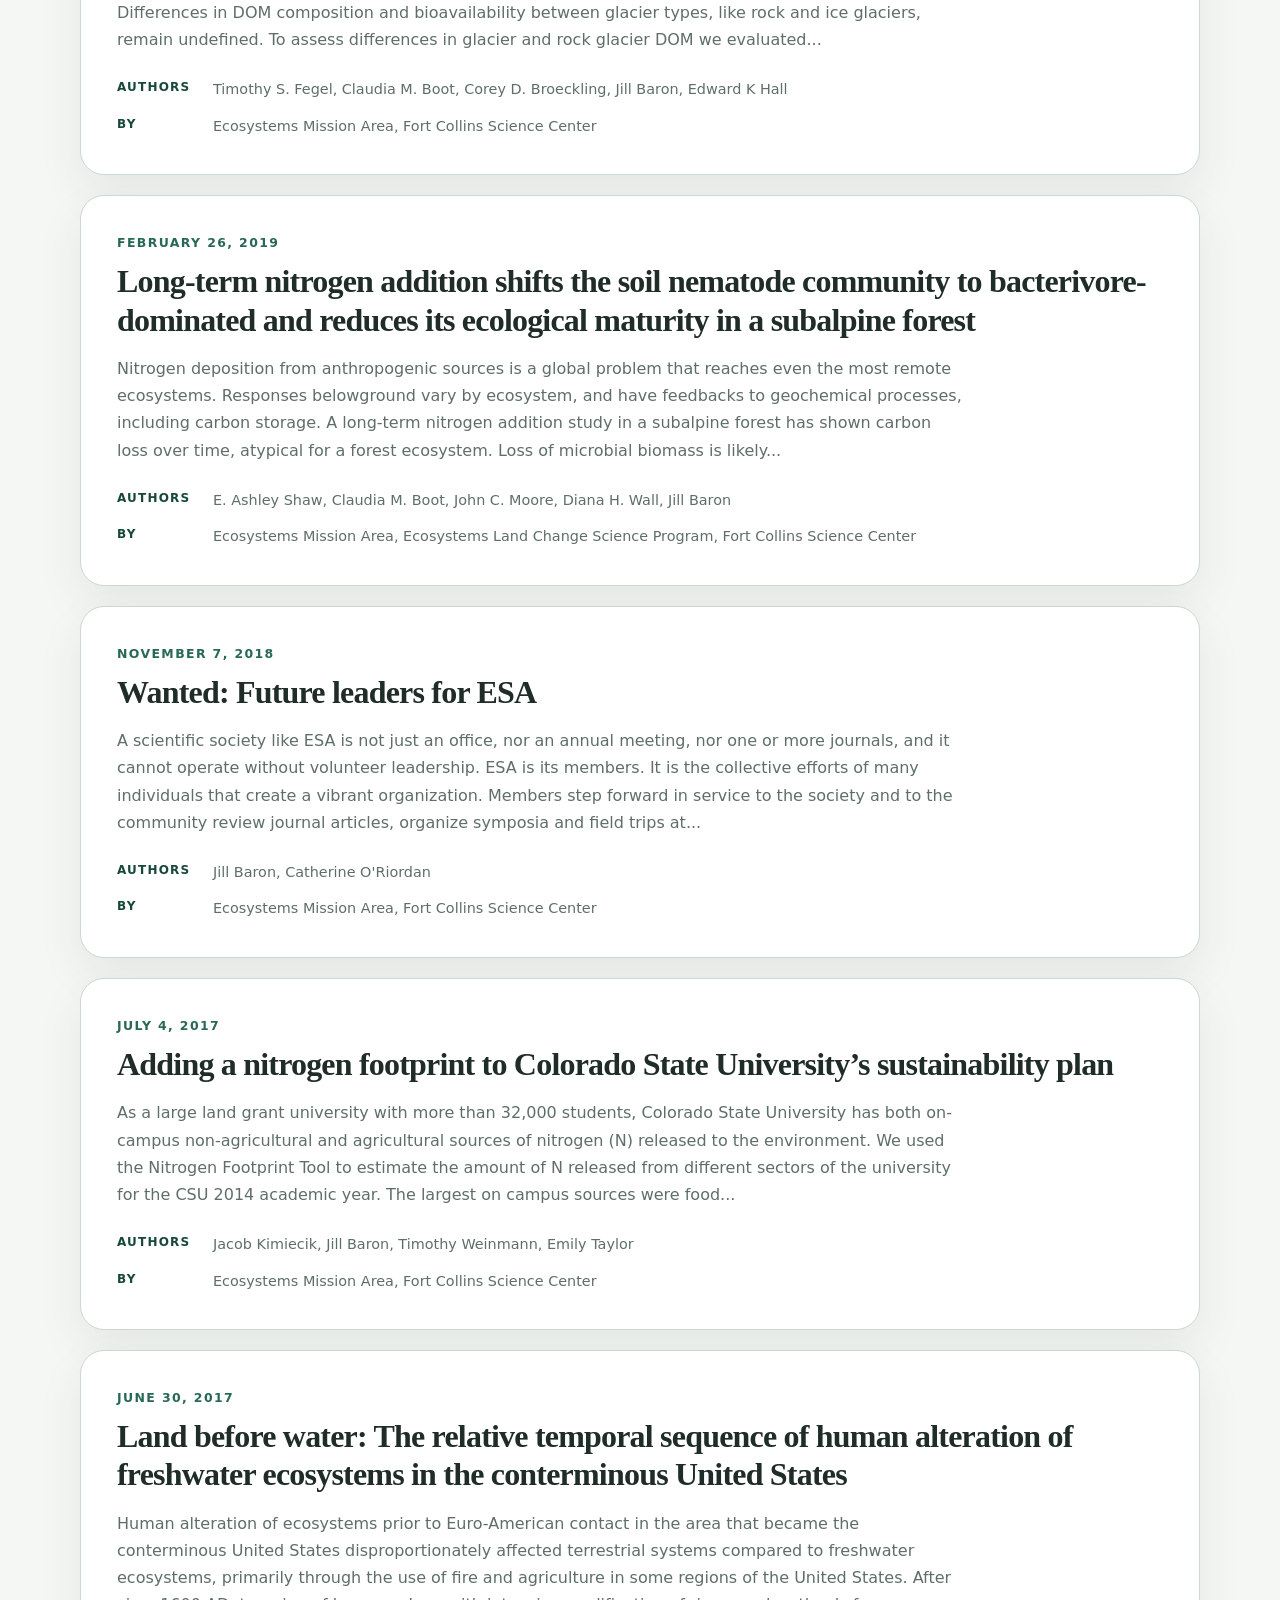
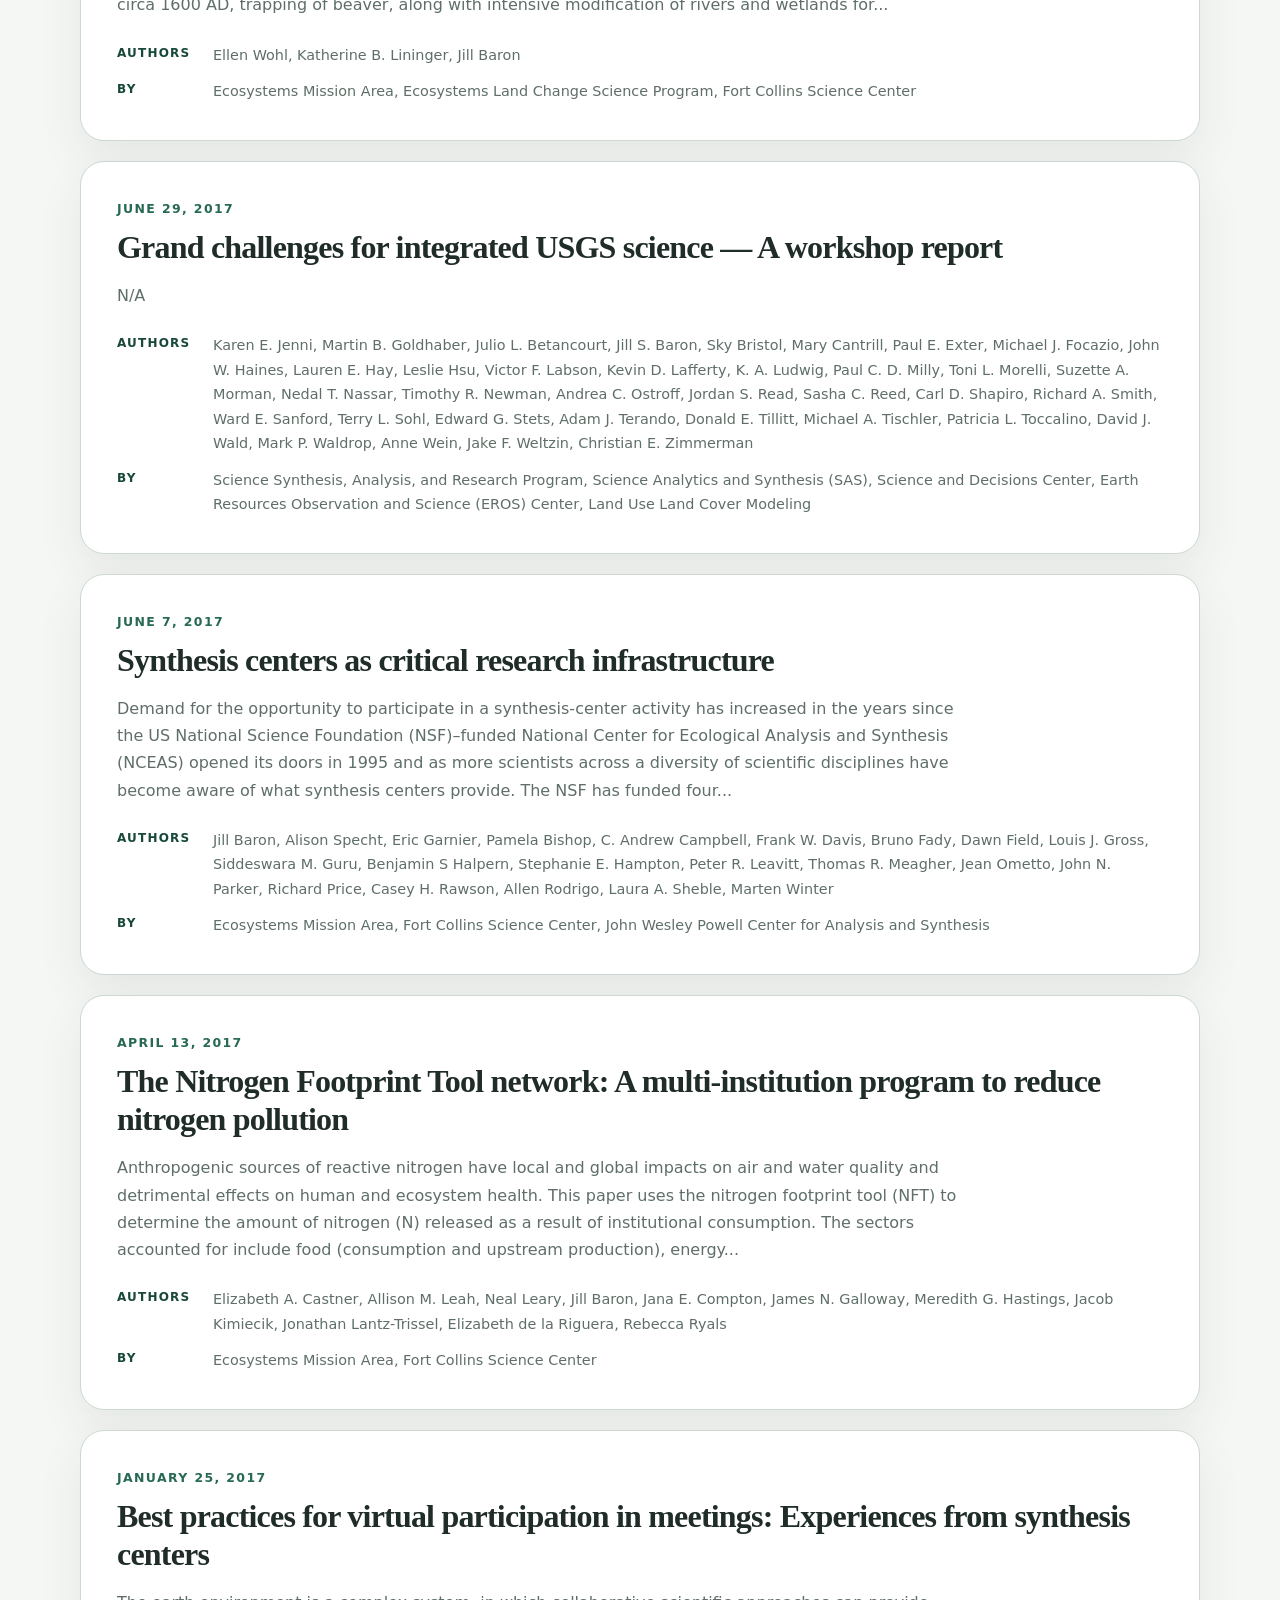
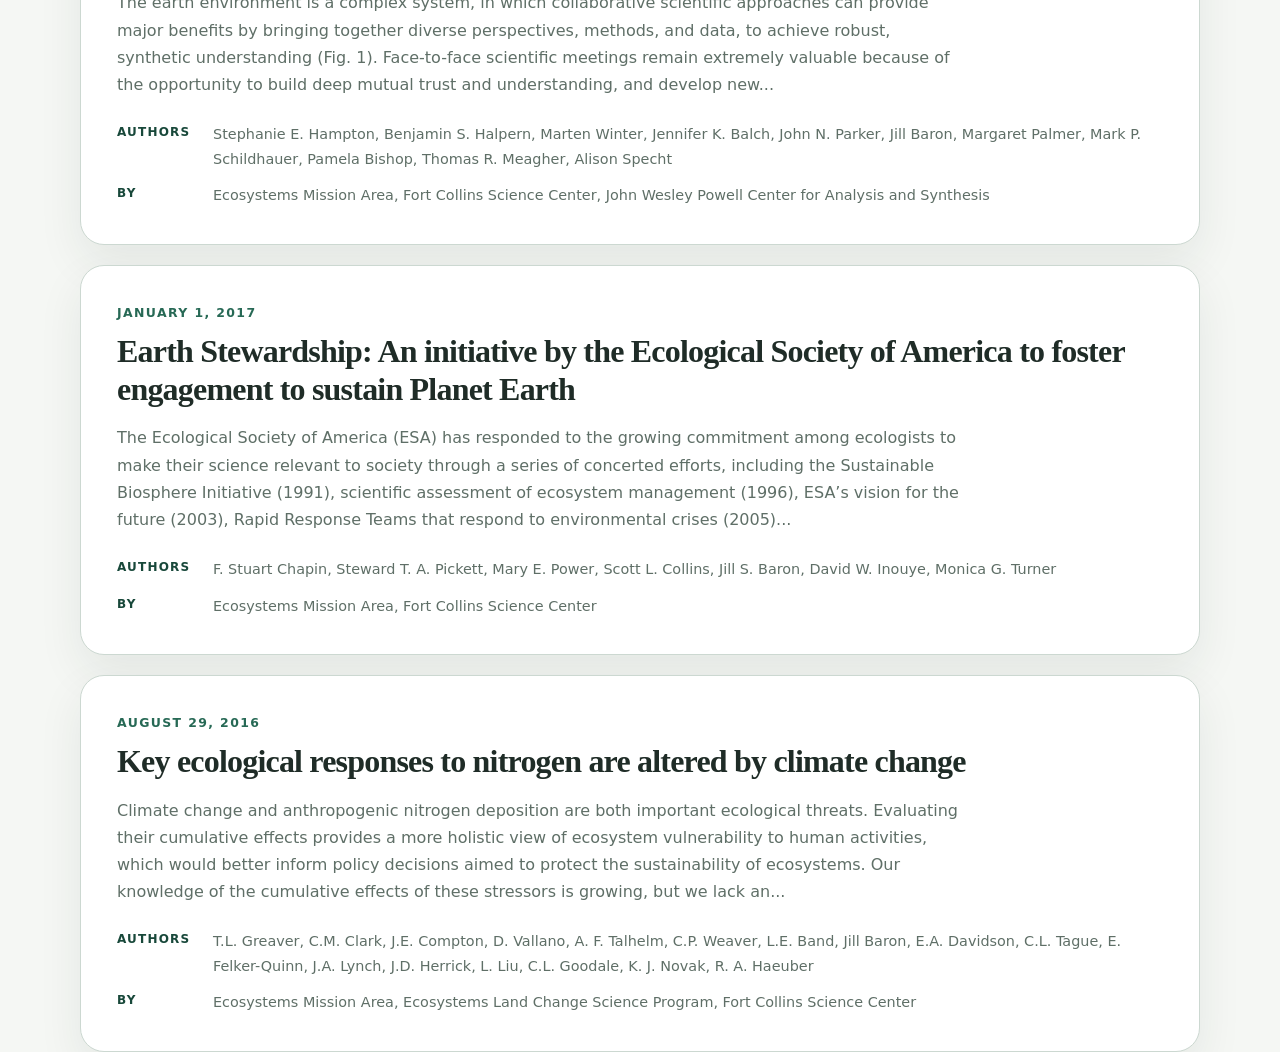
<file: publications.html>
<!DOCTYPE html>
<html lang="en">
<head>
    <meta charset="UTF-8">
    <meta name="viewport" content="width=device-width, initial-scale=1.0">
    <title>Publications</title>
    <link rel="stylesheet" href="style.css">
</head>
<body>

    <!-- Navbar -->
    <div class="navbar-container">
        <div class="navbar left">
            <h1 class="logo">Loch Vale</h1>
        </div>

        <div class="navbar right">
            <a class="nav-link" href="index.html">Home</a>
            <a class="nav-link" href="data.html">Data</a>
            <a class="nav-link" href="links.html">Links</a>
            <a class="nav-link" href="stories.html">Stories</a>
            <a class="nav-link" href="publications.html">Publications</a>
            <a class="nav-link" href="contact.html">People</a>
        </div>
    </div>
    <!-- Navbar End -->

    <section class="publication-tools" aria-label="Publication search">
    <label class="publication-search" for="publication-search-input">
        <span class="publication-search__label">Search publications</span>

        <div class="publication-search__field">
            <svg
                aria-hidden="true"
                viewBox="0 0 24 24"
                width="20"
                height="20"
            >
                <path
                    d="m21 21-4.35-4.35m2.35-5.65a8 8 0 1 1-16 0 8 8 0 0 1 16 0Z"
                    fill="none"
                    stroke="currentColor"
                    stroke-width="2"
                    stroke-linecap="round"
                />
            </svg>

            <input
                id="publication-search-input"
                type="search"
                placeholder="Search titles, authors, topics, or years"
                autocomplete="off"
            >
        </div>
    </label>

    <div class="publication-tools__status">
        <p id="publication-results-count" aria-live="polite"></p>

        <button
            id="publication-search-clear"
            class="publication-clear-button"
            type="button"
            hidden
        >
            Clear search
        </button>
    </div>
</section>

<div id="publications-container"></div>

    <script>
    const publicationsContainer = document.getElementById(
        "publications-container"
    );

    const searchInput = document.getElementById(
        "publication-search-input"
    );

    const clearButton = document.getElementById(
        "publication-search-clear"
    );

    const resultsCount = document.getElementById(
        "publication-results-count"
    );

    let allPublications = [];

    function normalizeText(value) {
        return String(value ?? "")
            .toLowerCase()
            .normalize("NFD")
            .replace(/[\u0300-\u036f]/g, "");
    }

    function createPublicationCard(publication) {
        const article = document.createElement("article");
        article.className = "publication-card";

        const date = document.createElement("p");
        date.className = "publication-card__date";
        date.textContent = publication.date;

        const title = document.createElement("h2");
        title.className = "publication-card__title";

        const titleLink = document.createElement("a");
        titleLink.href = publication.link;
        titleLink.target = "_blank";
        titleLink.rel = "noopener noreferrer";
        titleLink.textContent = publication.title;

        title.appendChild(titleLink);

        const description = document.createElement("p");
        description.className = "publication-card__description";
        description.textContent =
            publication.description || "No abstract available.";

        const metadata = document.createElement("dl");
        metadata.className = "publication-card__metadata";

        const authorsRow = document.createElement("div");
        const authorsTerm = document.createElement("dt");
        const authorsDescription = document.createElement("dd");

        authorsTerm.textContent = "Authors";
        authorsDescription.textContent = publication.authors;

        authorsRow.append(authorsTerm, authorsDescription);

        const organizationRow = document.createElement("div");
        const organizationTerm = document.createElement("dt");
        const organizationDescription = document.createElement("dd");

        organizationTerm.textContent = "By";
        organizationDescription.textContent = publication.by;

        organizationRow.append(
            organizationTerm,
            organizationDescription
        );

        metadata.append(authorsRow, organizationRow);

        article.append(
            date,
            title,
            description,
            metadata
        );

        return article;
    }

    function renderPublications(publications) {
        publicationsContainer.replaceChildren();

        if (publications.length === 0) {
            const emptyState = document.createElement("div");
            emptyState.className = "publication-empty-state";

            const heading = document.createElement("h2");
            heading.textContent = "No publications found";

            const message = document.createElement("p");
            message.textContent =
                "Try searching for another author, topic, title, or year.";

            emptyState.append(heading, message);
            publicationsContainer.appendChild(emptyState);
        } else {
            const fragment = document.createDocumentFragment();

            publications.forEach((publication) => {
                fragment.appendChild(
                    createPublicationCard(publication)
                );
            });

            publicationsContainer.appendChild(fragment);
        }

        const label =
            publications.length === 1
                ? "publication"
                : "publications";

        resultsCount.textContent =
            `${publications.length} ${label}`;
    }

    function filterPublications() {
        const query = normalizeText(searchInput.value.trim());

        clearButton.hidden = query.length === 0;

        if (!query) {
            renderPublications(allPublications);
            return;
        }

        const searchTerms = query
            .split(/\s+/)
            .filter(Boolean);

        const filteredPublications = allPublications.filter(
            (publication) => {
                const searchableText = normalizeText([
                    publication.date,
                    publication.title,
                    publication.description,
                    publication.authors,
                    publication.by
                ].join(" "));

                return searchTerms.every((term) =>
                    searchableText.includes(term)
                );
            }
        );

        renderPublications(filteredPublications);
    }

    async function loadPublications() {
        try {
            const response = await fetch(
                "data/publications.json"
            );

            if (!response.ok) {
                throw new Error(
                    `Unable to load publications: ${response.status}`
                );
            }

            allPublications = await response.json();

            renderPublications(allPublications);
        } catch (error) {
            console.error(error);

            publicationsContainer.innerHTML = `
                <div class="publication-empty-state">
                    <h2>Unable to load publications</h2>
                    <p>Please refresh the page and try again.</p>
                </div>
            `;

            resultsCount.textContent = "";
        }
    }

    searchInput.addEventListener(
        "input",
        filterPublications
    );

    clearButton.addEventListener("click", () => {
        searchInput.value = "";
        filterPublications();
        searchInput.focus();
    });

    loadPublications();
</script>
</body>
</html>
</file>
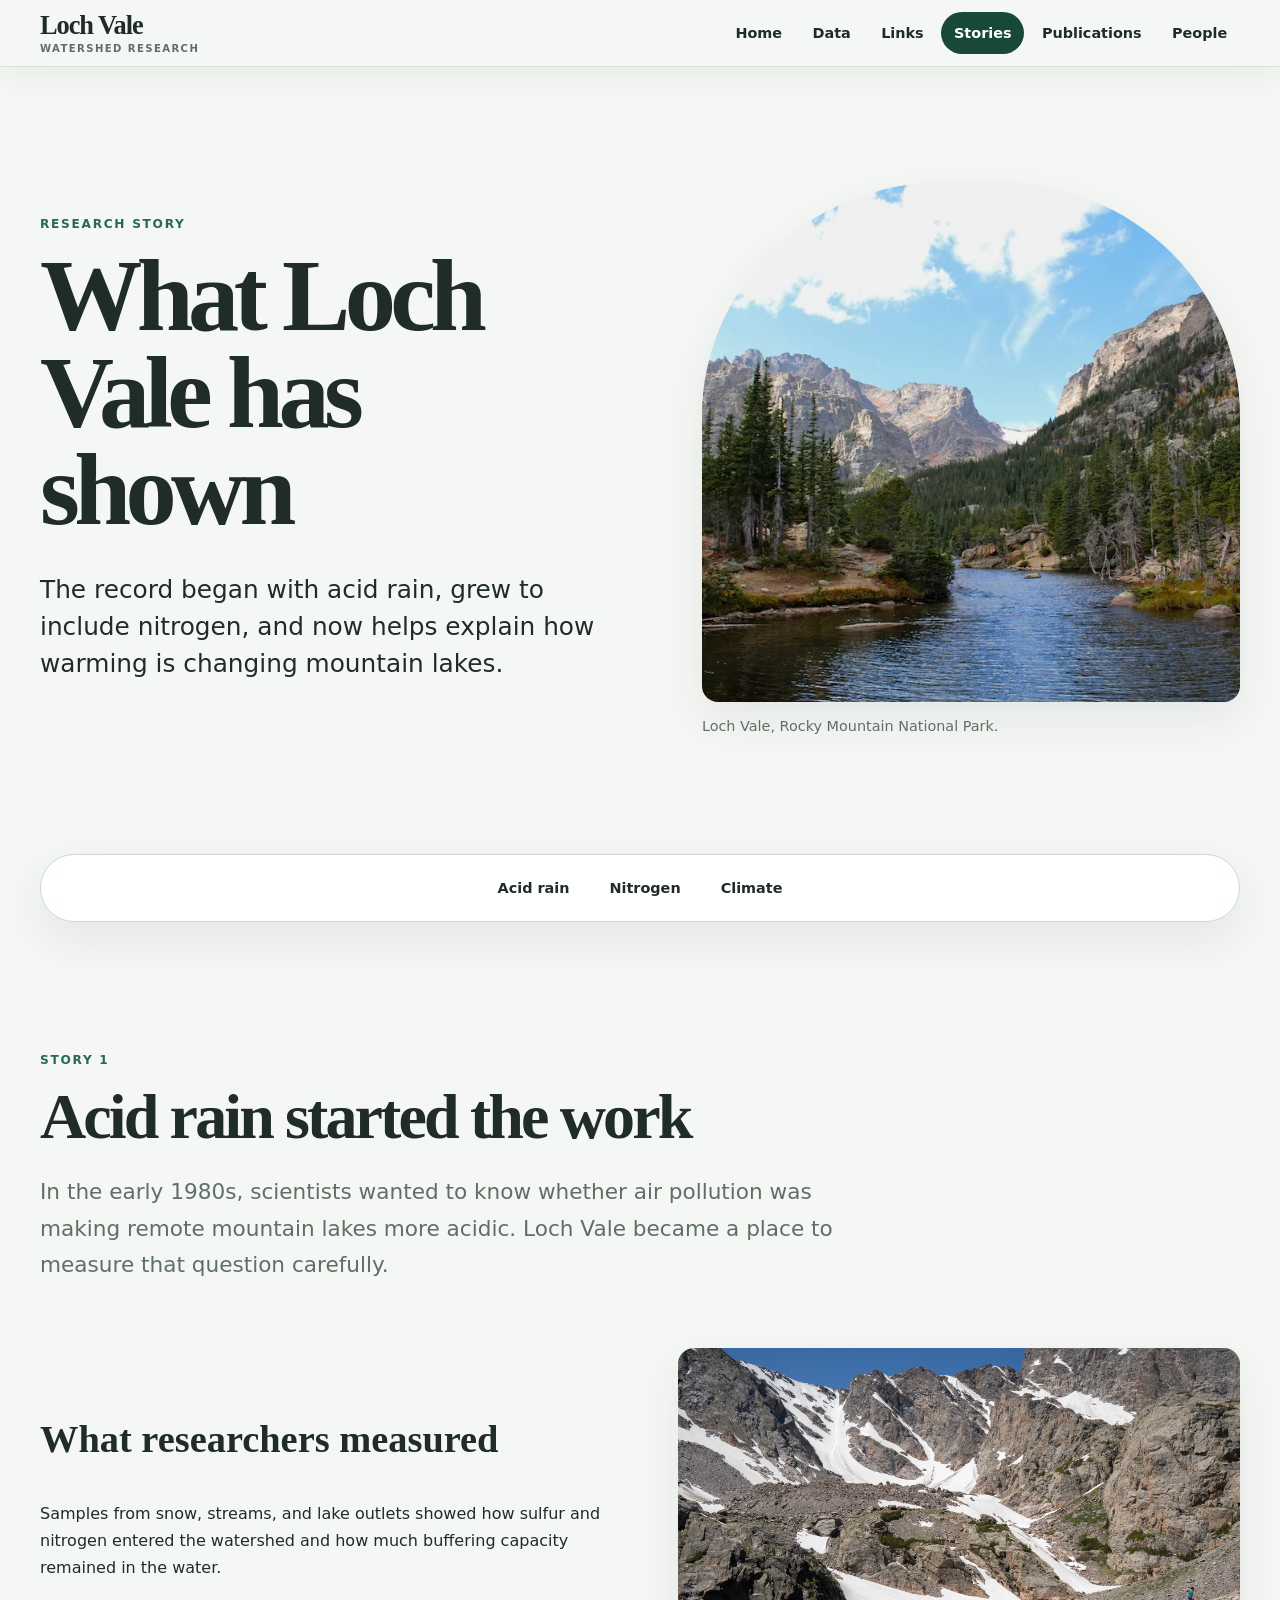
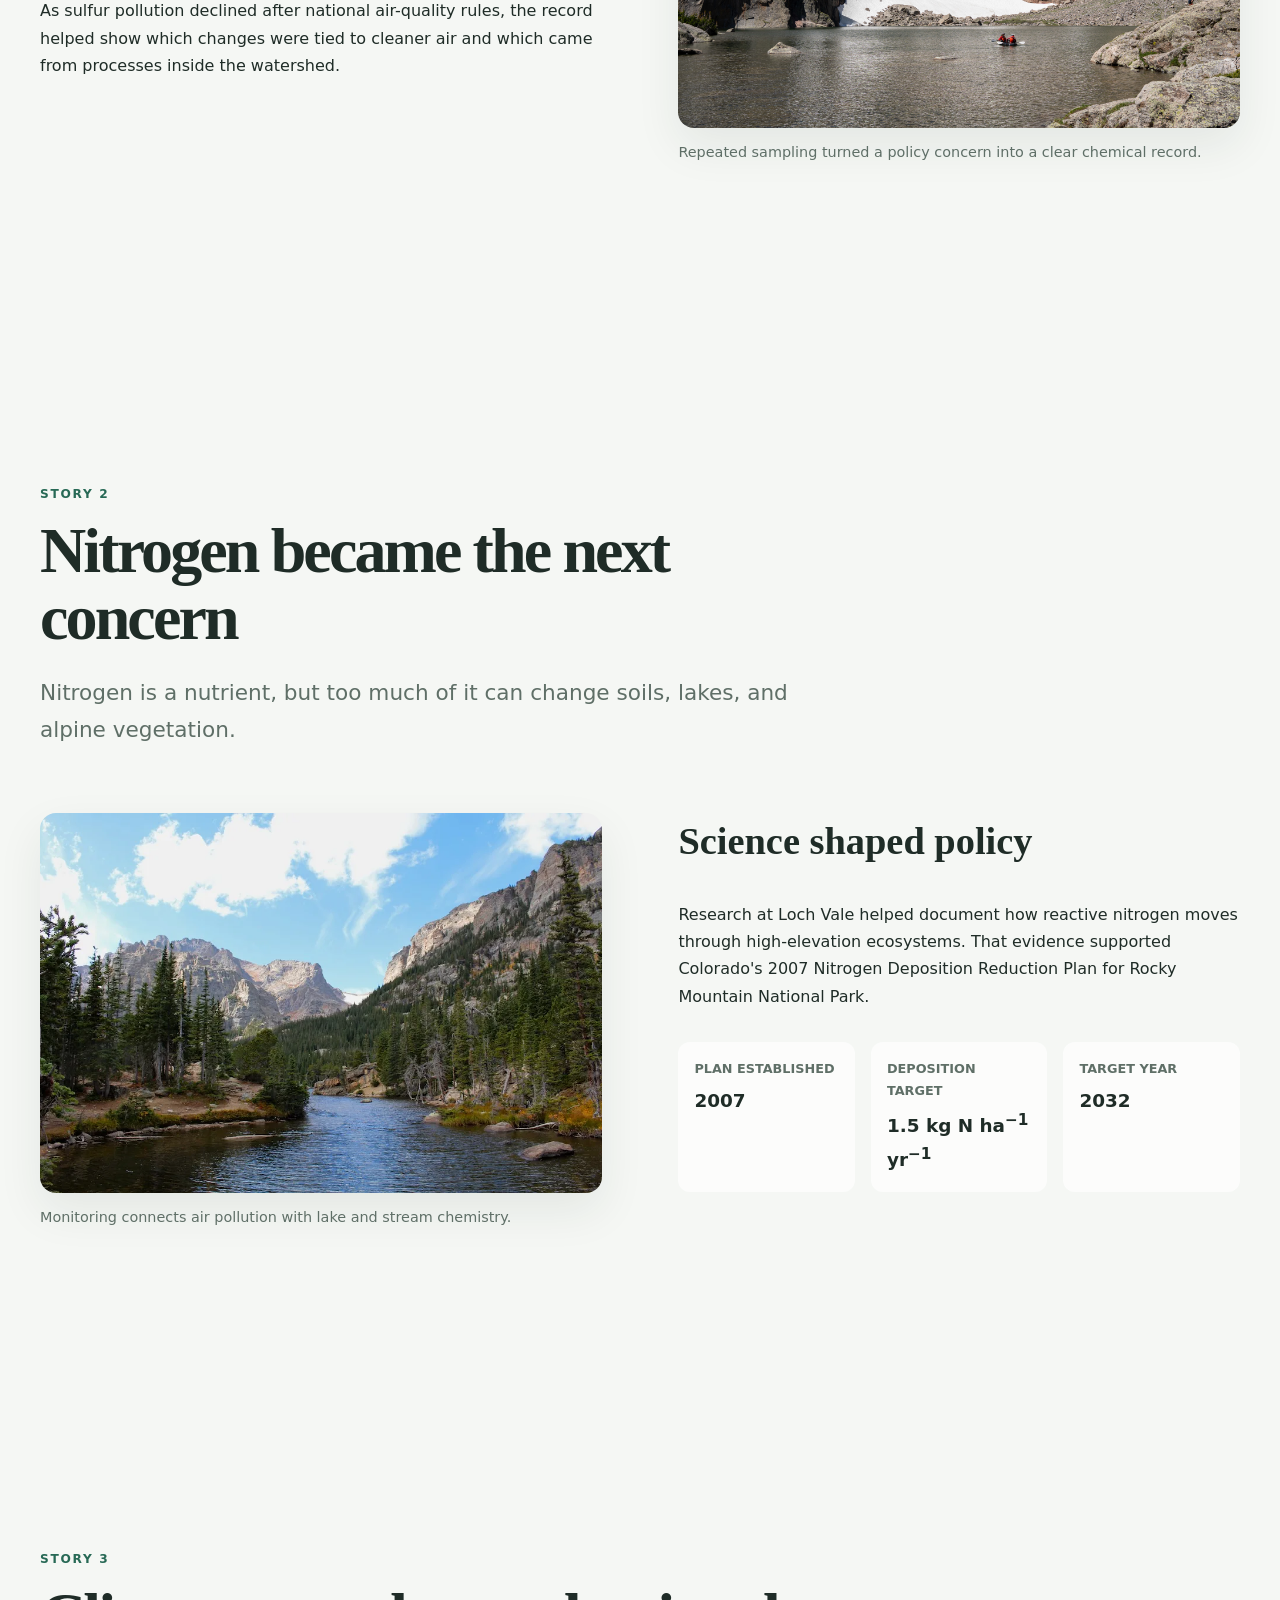
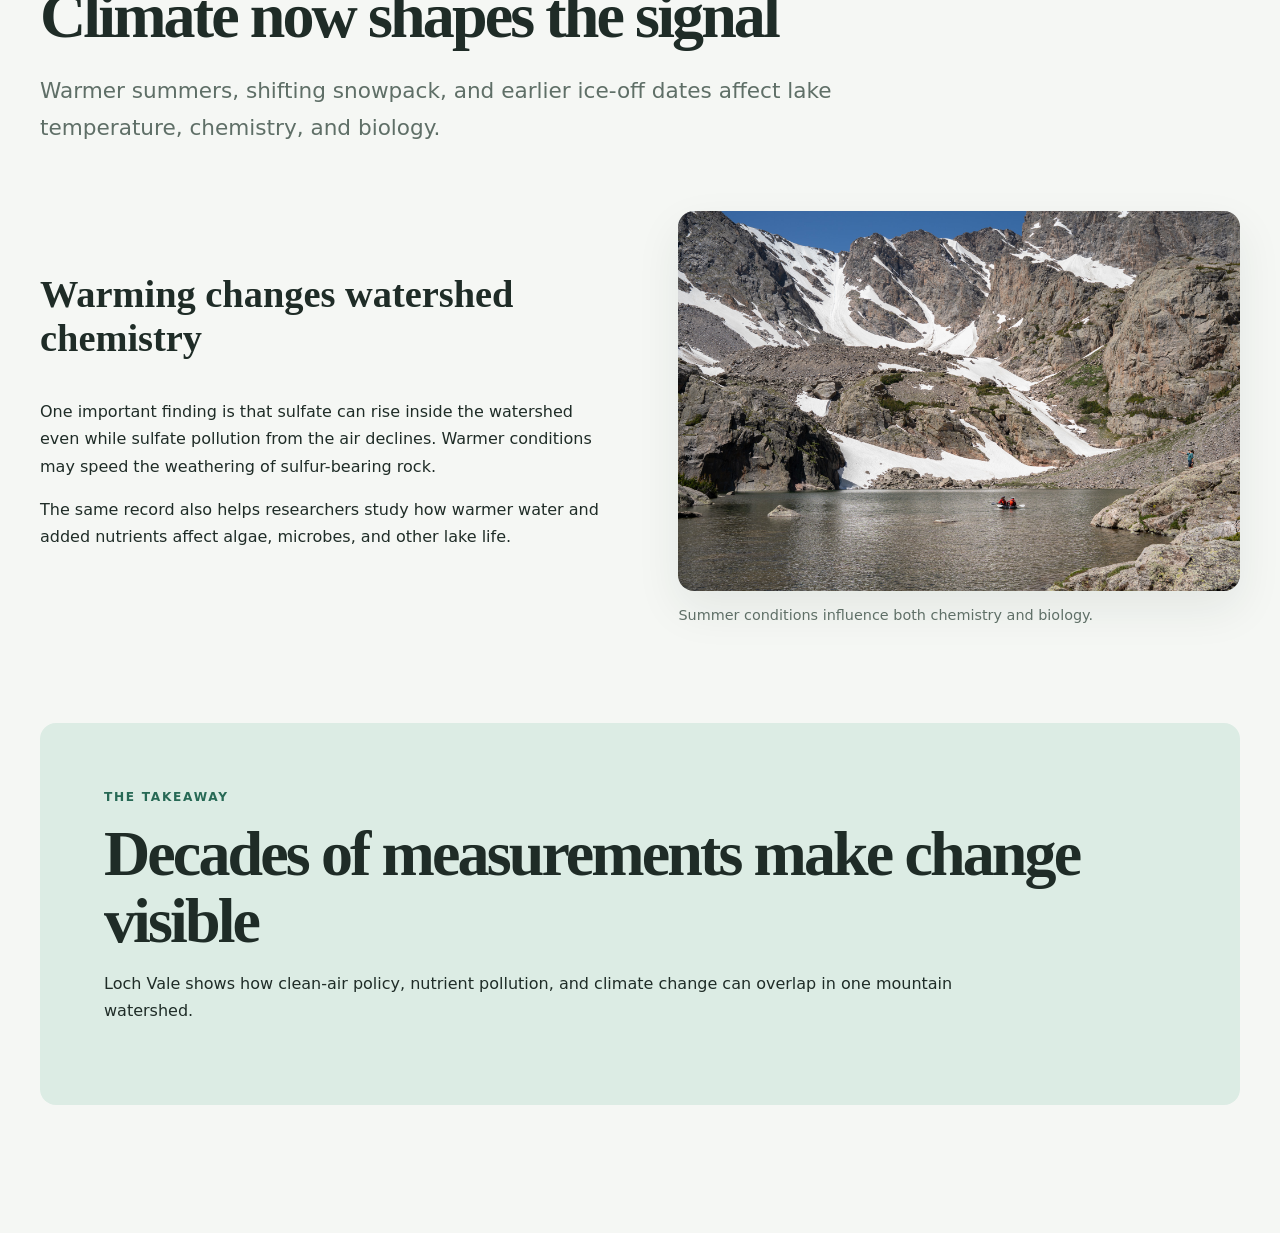
<file: stories.html>
<!DOCTYPE html>
<html lang="en">
<head>
    <meta charset="UTF-8">
    <meta name="viewport" content="width=device-width, initial-scale=1.0">
    <meta
        name="description"
        content="A plain-language overview of acid rain, nitrogen, and climate research at Loch Vale."
    >
    <title>Stories | Loch Vale Watershed Research</title>
    <link rel="stylesheet" href="style.css">
</head>
<body>
    <header class="site-header">
        <nav class="site-nav" aria-label="Main navigation">
            <a class="site-logo" href="index.html">
                <span class="site-logo__primary">Loch Vale</span>
                <span class="site-logo__secondary">Watershed Research</span>
            </a>

            <div class="site-nav__links">
                <a class="nav-link" href="index.html">Home</a>
                <a class="nav-link" href="data.html">Data</a>
                <a class="nav-link" href="links.html">Links</a>
                <a class="nav-link nav-link--active" href="stories.html">Stories</a>
                <a class="nav-link" href="publications.html">Publications</a>
                <a class="nav-link" href="contact.html">People</a>
            </div>
        </nav>
    </header>

    <main class="story-page">
        <header class="story-hero">
            <div class="story-hero__content">
                <p class="eyebrow">Research story</p>
                <h1>What Loch Vale has shown</h1>

                <p class="story-hero__intro">
                    The record began with acid rain, grew to include nitrogen,
                    and now helps explain how warming is changing mountain
                    lakes.
                </p>
            </div>

            <figure class="story-hero__media">
                <img
                    src="images/loch.png"
                    alt="Loch Vale and the surrounding mountain watershed"
                >

                <figcaption>Loch Vale, Rocky Mountain National Park.</figcaption>
            </figure>
        </header>

        <nav class="story-nav" aria-label="Story sections">
            <a href="#acid-rain">Acid rain</a>
            <a href="#nitrogen">Nitrogen</a>
            <a href="#climate">Climate</a>
        </nav>

        <section id="acid-rain" class="story-section">
            <header class="section-heading">
                <p class="chapter-number">Story 1</p>
                <h2>Acid rain started the work</h2>

                <p class="section-lead">
                    In the early 1980s, scientists wanted to know whether air
                    pollution was making remote mountain lakes more acidic.
                    Loch Vale became a place to measure that question carefully.
                </p>
            </header>

            <div class="story-layout story-layout--text-media">
                <div class="story-copy">
                    <h3>What researchers measured</h3>

                    <p>
                        Samples from snow, streams, and lake outlets showed how
                        sulfur and nitrogen entered the watershed and how much
                        buffering capacity remained in the water.
                    </p>

                    <p>
                        As sulfur pollution declined after national air-quality
                        rules, the record helped show which changes were tied to
                        cleaner air and which came from processes inside the
                        watershed.
                    </p>
                </div>

                <figure class="story-photo">
                    <img
                        src="images/rocks.jpg"
                        alt="Rocky alpine terrain in the Loch Vale watershed"
                    >

                    <figcaption>
                        Repeated sampling turned a policy concern into a clear
                        chemical record.
                    </figcaption>
                </figure>
            </div>
        </section>

        <section id="nitrogen" class="story-section story-section--alternate">
            <header class="section-heading">
                <p class="chapter-number">Story 2</p>
                <h2>Nitrogen became the next concern</h2>

                <p class="section-lead">
                    Nitrogen is a nutrient, but too much of it can change soils,
                    lakes, and alpine vegetation.
                </p>
            </header>

            <div class="story-layout story-layout--media-text">
                <figure class="story-photo">
                    <img
                        src="images/loch.png"
                        alt="Loch Vale below steep mountain terrain"
                    >

                    <figcaption>
                        Monitoring connects air pollution with lake and stream
                        chemistry.
                    </figcaption>
                </figure>

                <div class="story-copy">
                    <h3>Science shaped policy</h3>

                    <p>
                        Research at Loch Vale helped document how reactive
                        nitrogen moves through high-elevation ecosystems. That
                        evidence supported Colorado's 2007 Nitrogen Deposition
                        Reduction Plan for Rocky Mountain National Park.
                    </p>

                    <dl class="stat-list">
                        <div>
                            <dt>Plan established</dt>
                            <dd>2007</dd>
                        </div>

                        <div>
                            <dt>Deposition target</dt>
                            <dd>1.5 kg N ha<sup>−1</sup> yr<sup>−1</sup></dd>
                        </div>

                        <div>
                            <dt>Target year</dt>
                            <dd>2032</dd>
                        </div>
                    </dl>
                </div>
            </div>
        </section>

        <section id="climate" class="story-section">
            <header class="section-heading">
                <p class="chapter-number">Story 3</p>
                <h2>Climate now shapes the signal</h2>

                <p class="section-lead">
                    Warmer summers, shifting snowpack, and earlier ice-off dates
                    affect lake temperature, chemistry, and biology.
                </p>
            </header>

            <div class="story-layout story-layout--text-media">
                <div class="story-copy">
                    <h3>Warming changes watershed chemistry</h3>

                    <p>
                        One important finding is that sulfate can rise inside
                        the watershed even while sulfate pollution from the air
                        declines. Warmer conditions may speed the weathering of
                        sulfur-bearing rock.
                    </p>

                    <p>
                        The same record also helps researchers study how warmer
                        water and added nutrients affect algae, microbes, and
                        other lake life.
                    </p>
                </div>

                <figure class="story-photo">
                    <img
                        src="images/rocks.jpg"
                        alt="Exposed rock and alpine terrain in the Loch Vale watershed"
                    >

                    <figcaption>
                        Summer conditions influence both chemistry and biology.
                    </figcaption>
                </figure>
            </div>

            <footer class="story-conclusion">
                <p class="eyebrow">The takeaway</p>
                <h2>Decades of measurements make change visible</h2>

                <p>
                    Loch Vale shows how clean-air policy, nutrient pollution,
                    and climate change can overlap in one mountain watershed.
                </p>
            </footer>
        </section>
    </main>
</body>
</html>
</file>
<file: style.css>
@import url("styles/base.css");
@import url("styles/layout.css");
@import url("styles/components.css");
@import url("styles/home.css");
@import url("styles/stories.css");
@import url("styles/pages.css");
@import url("styles/responsive.css");
</file>
